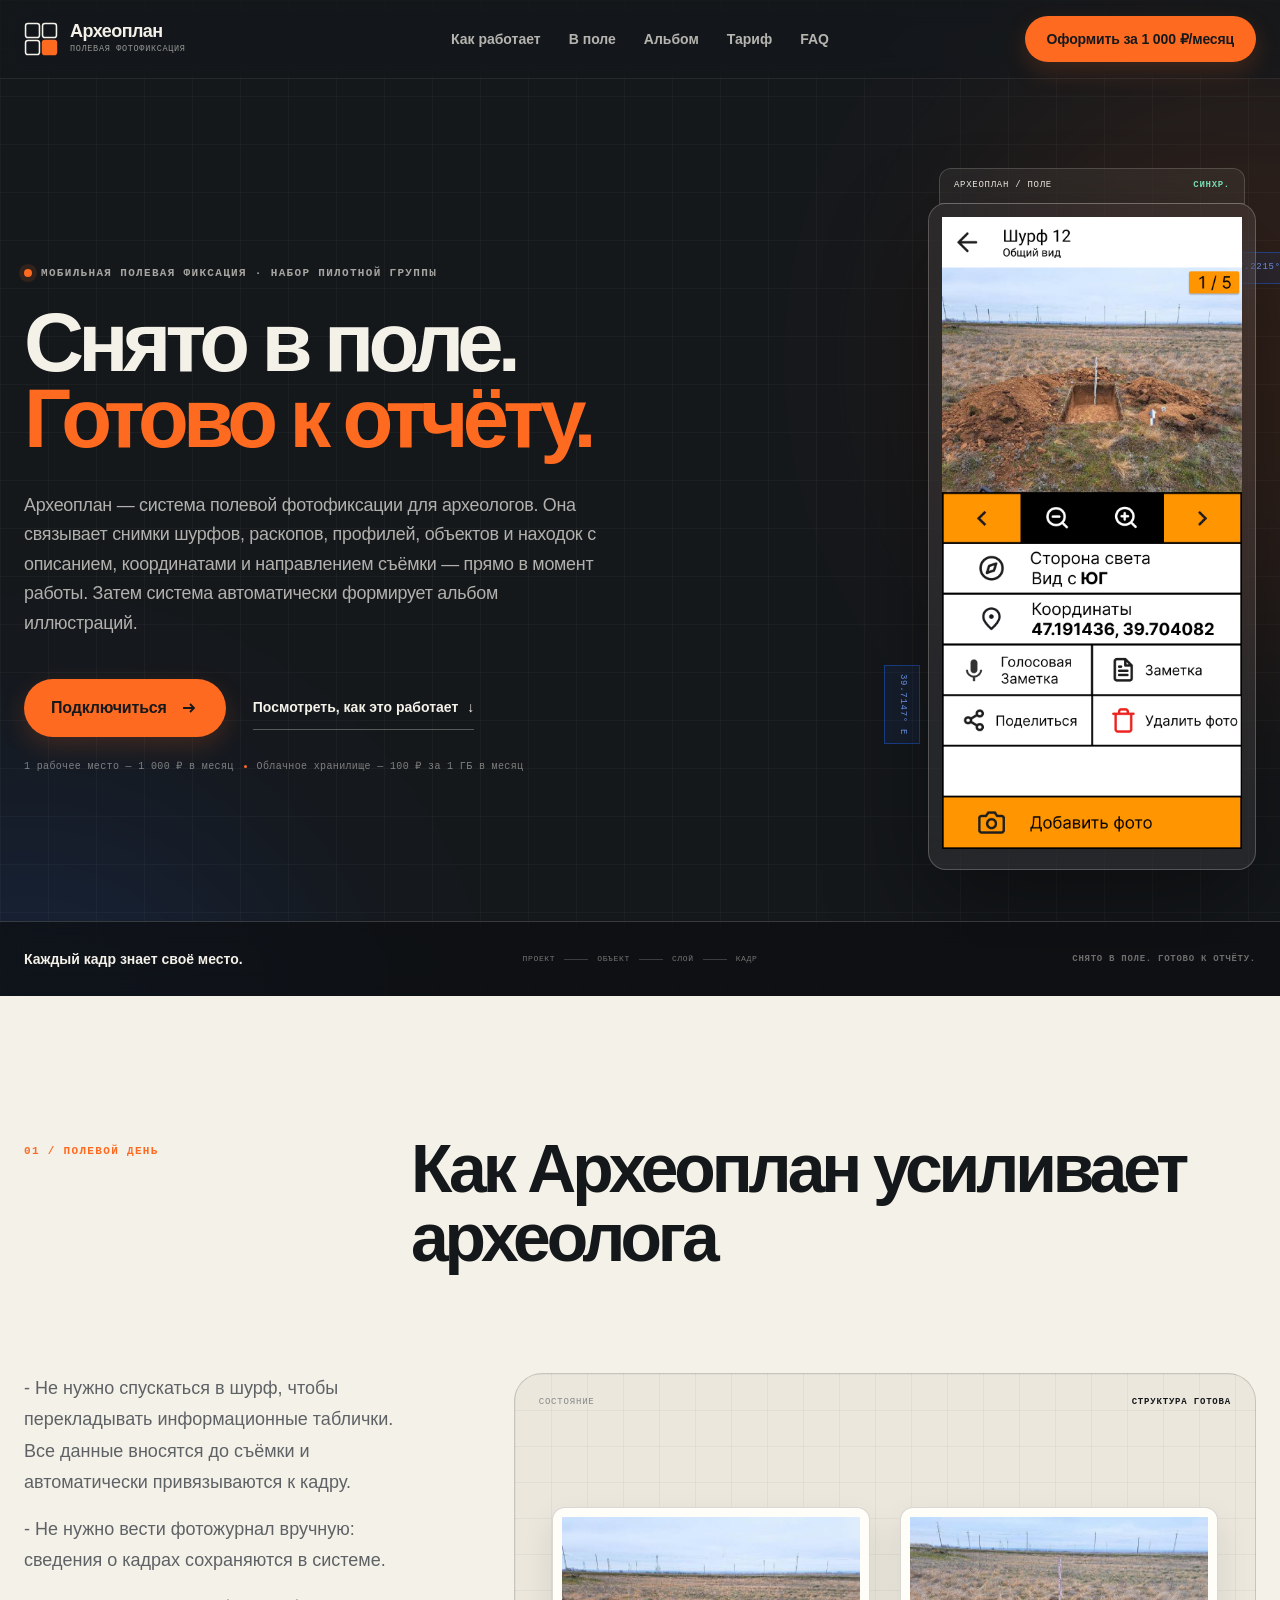
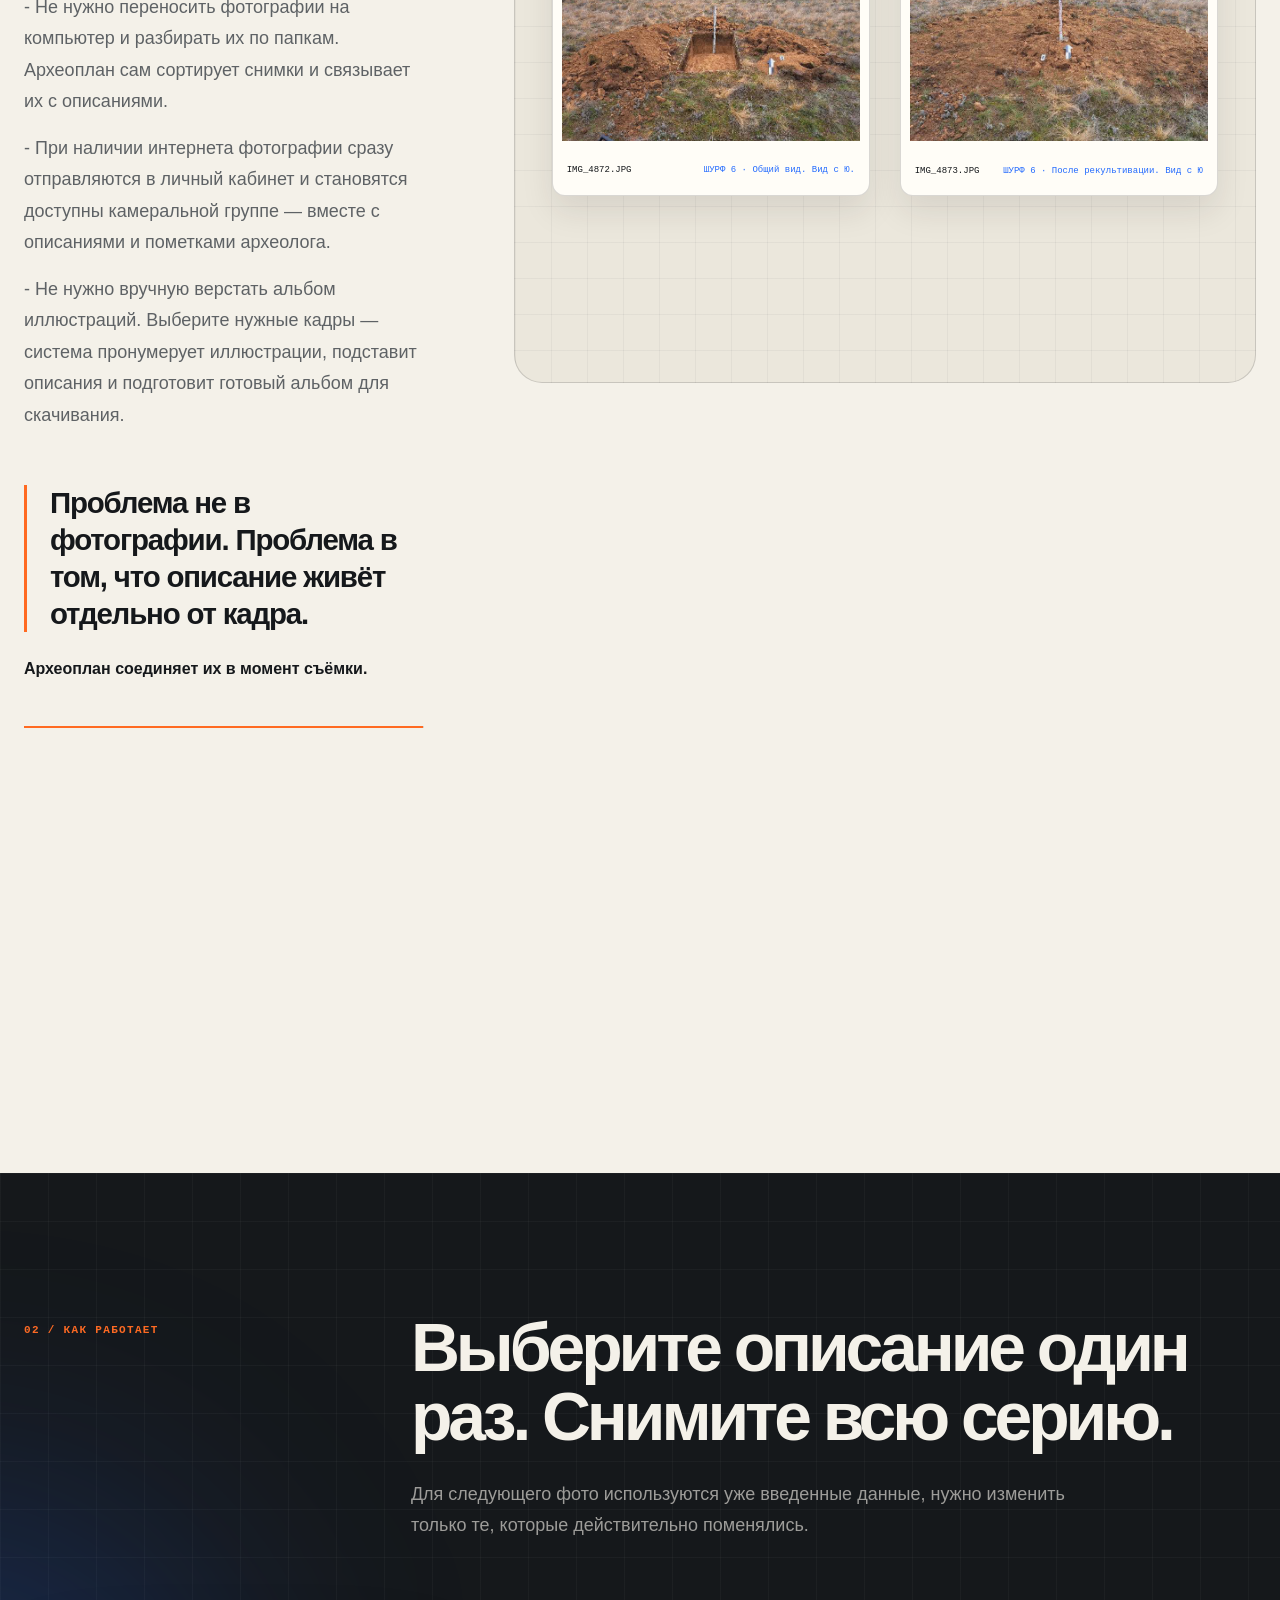
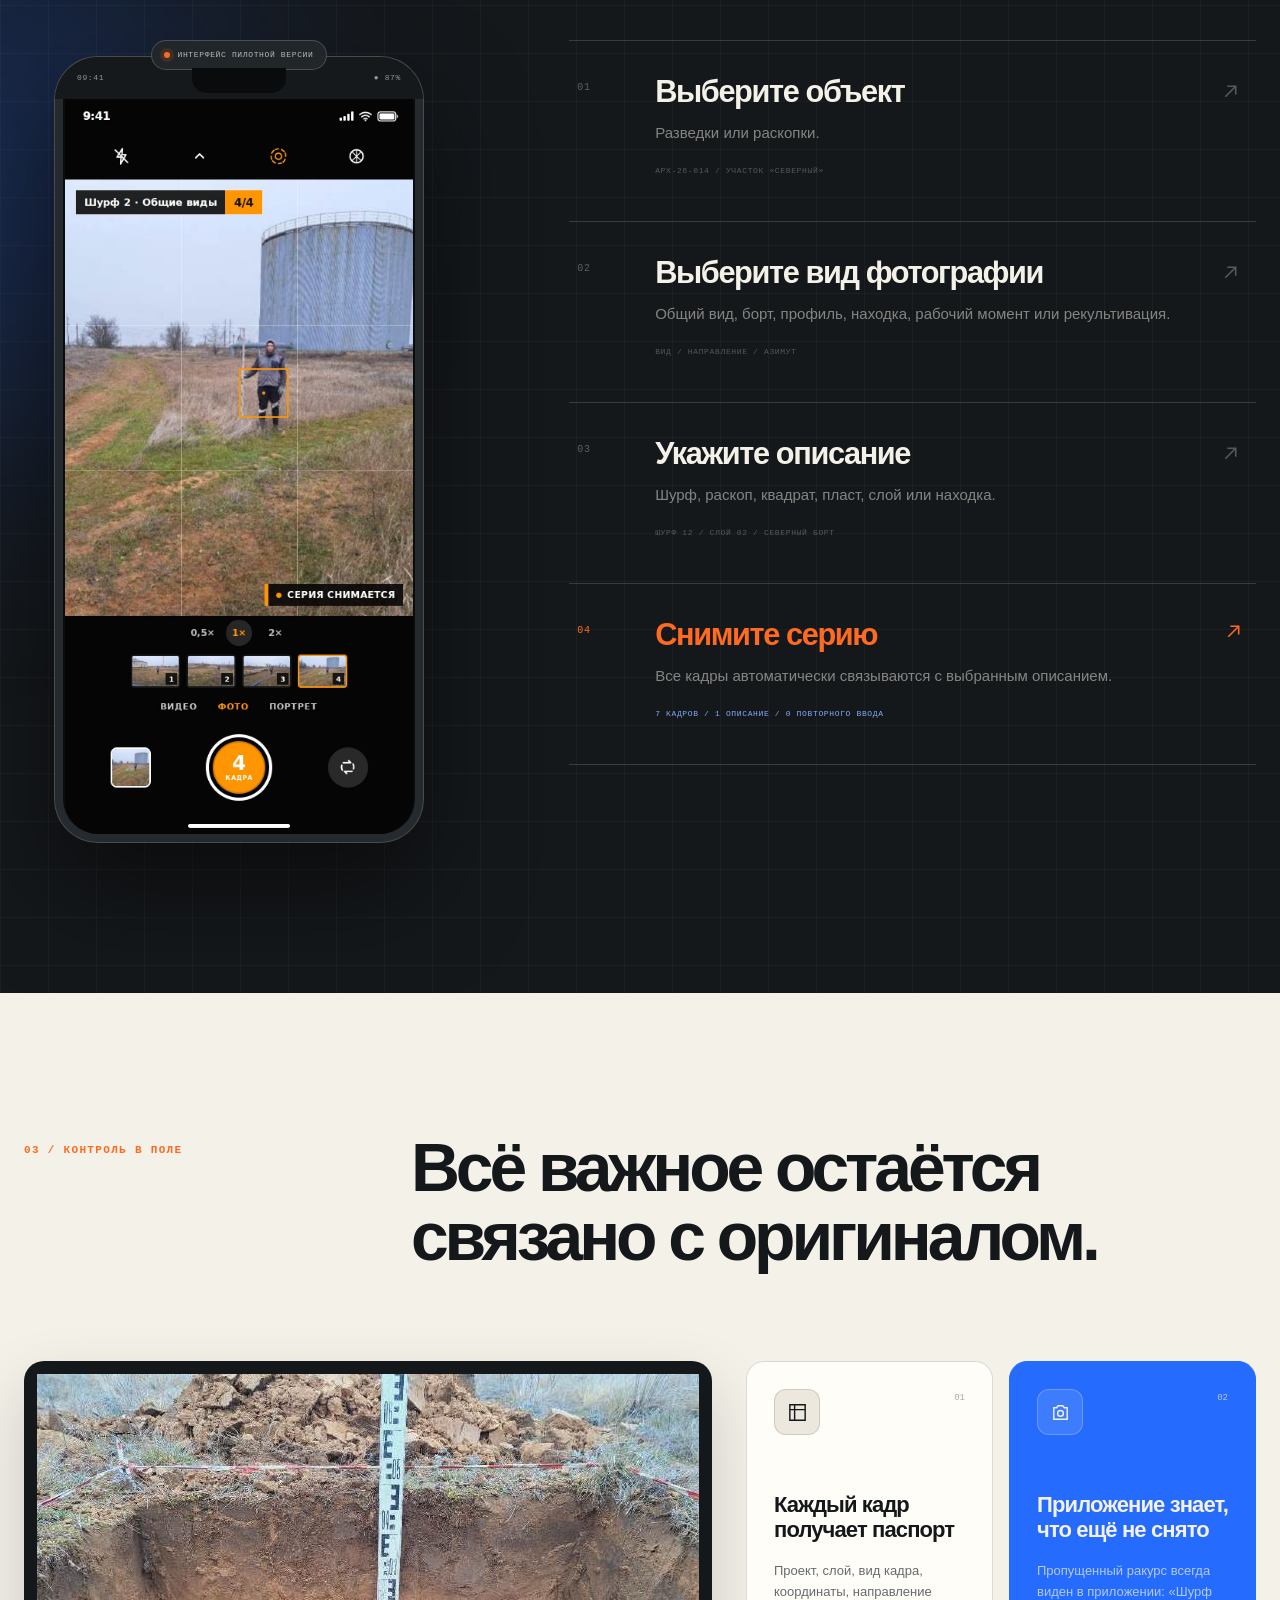
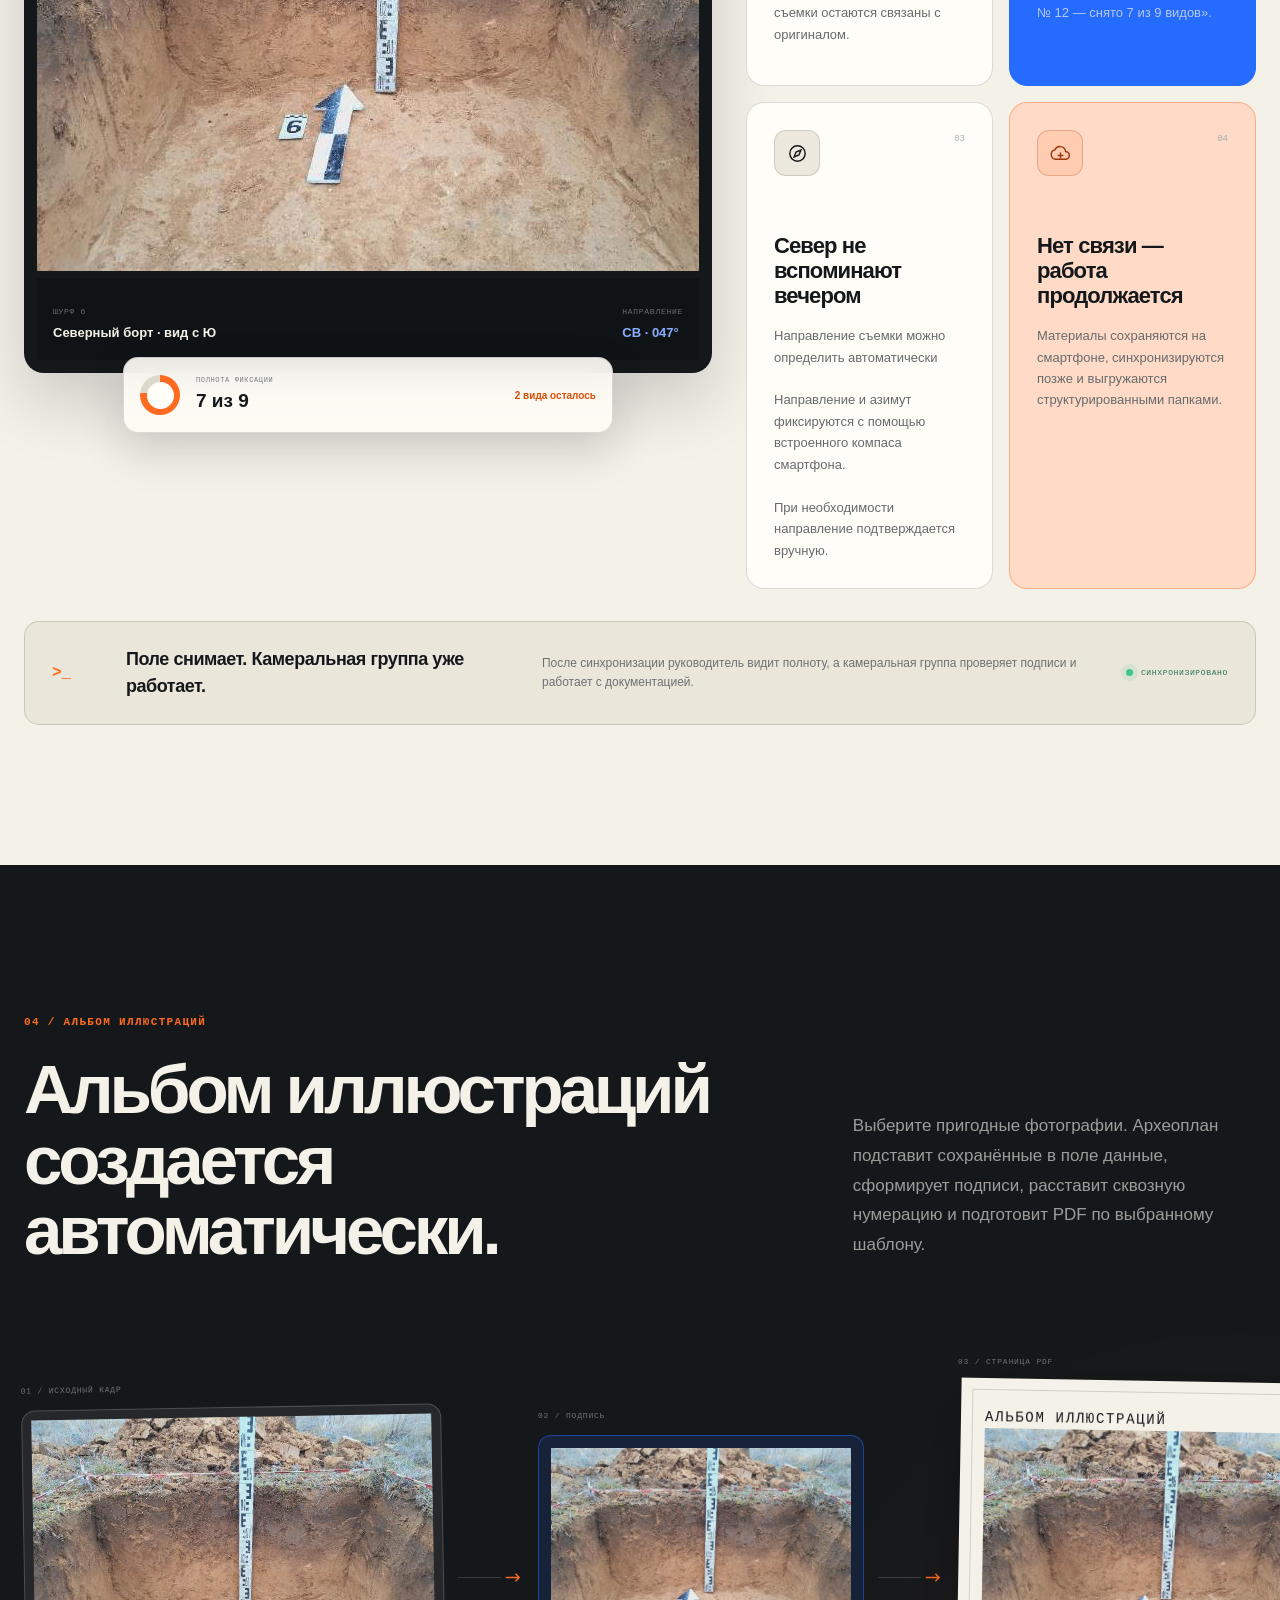
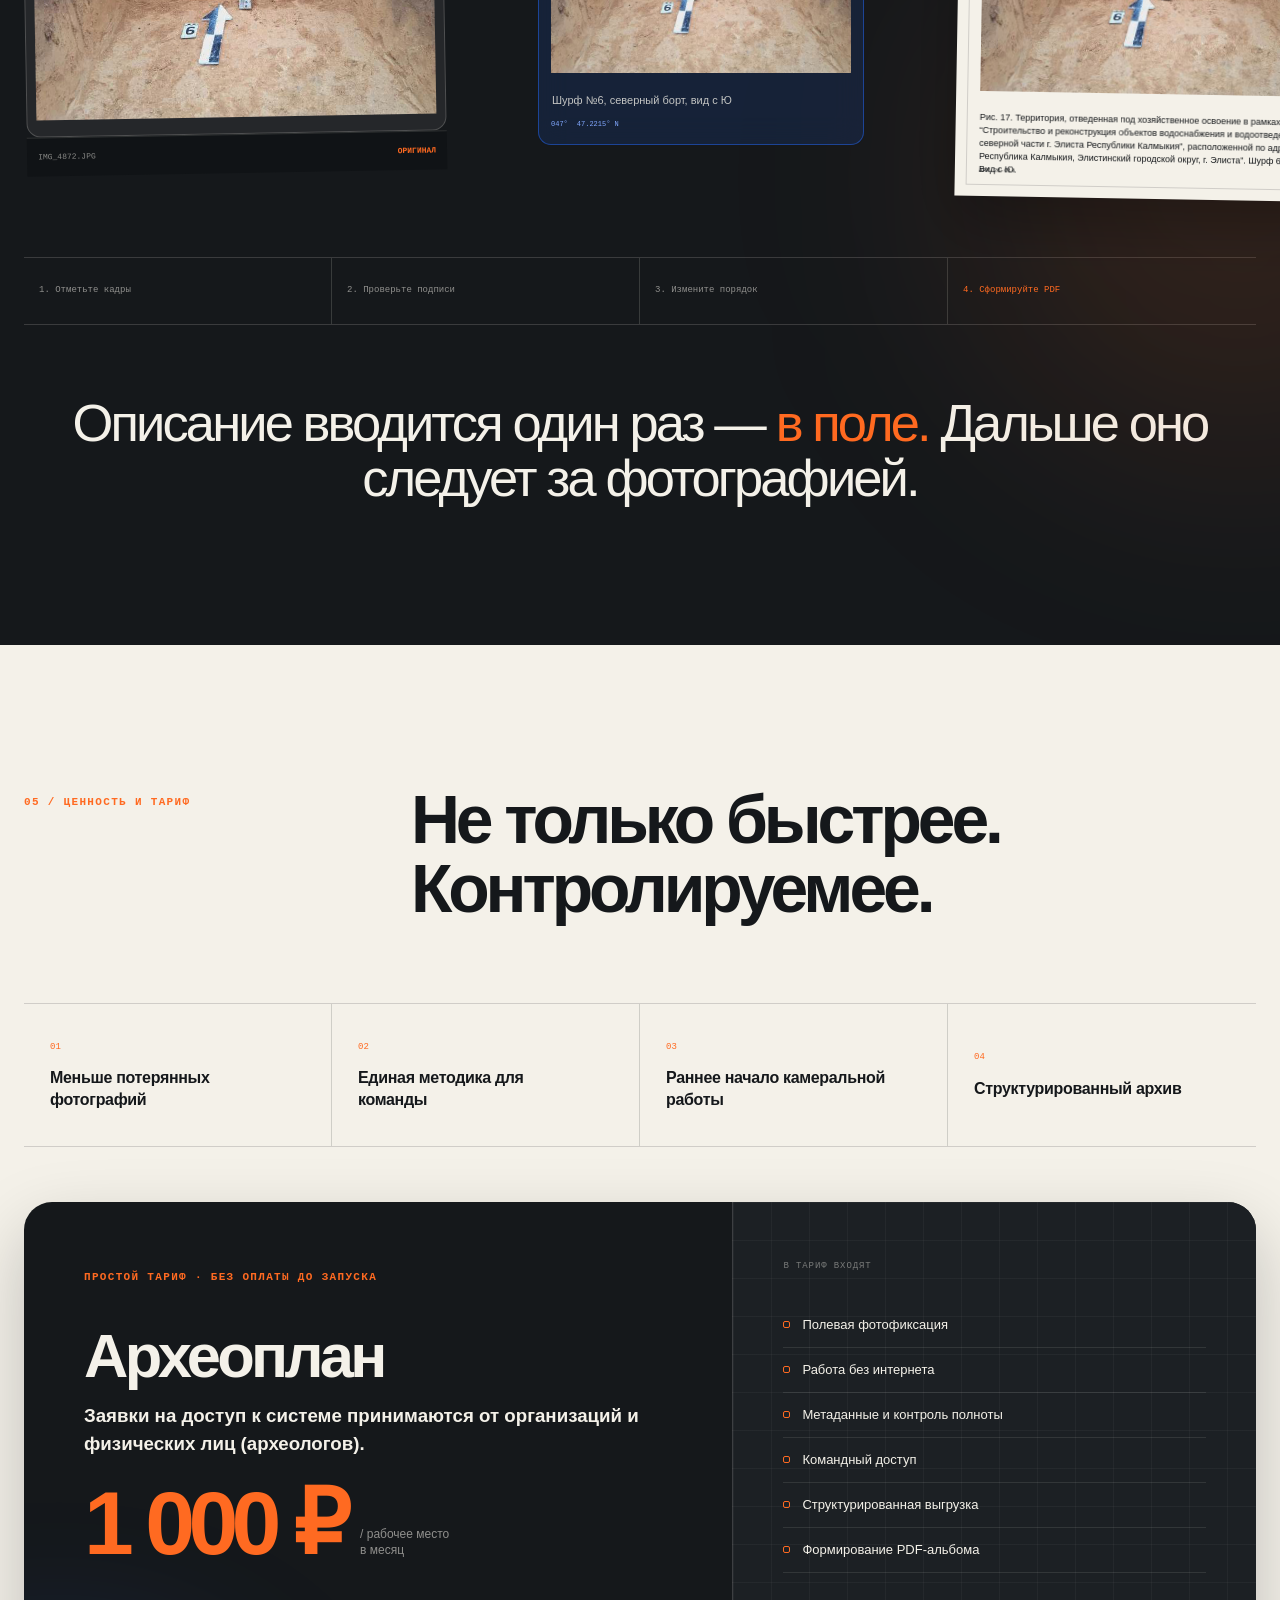
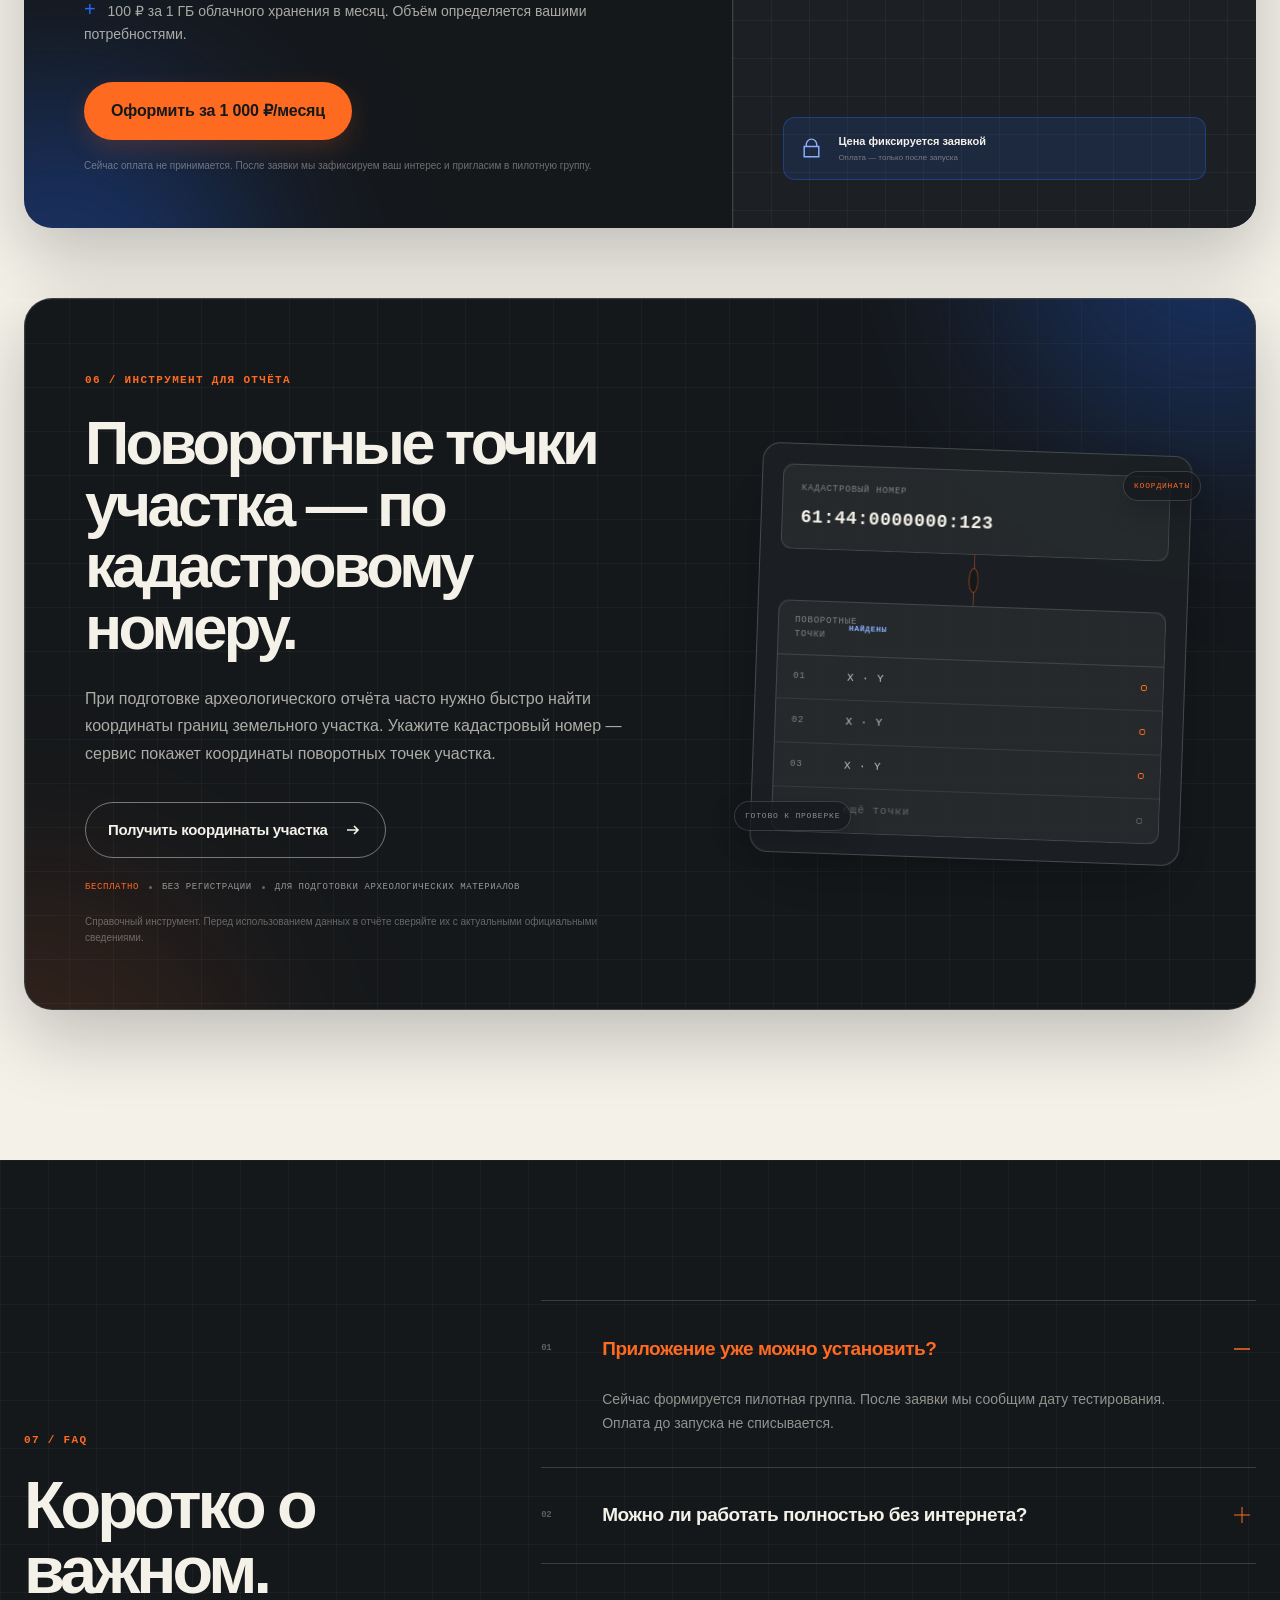
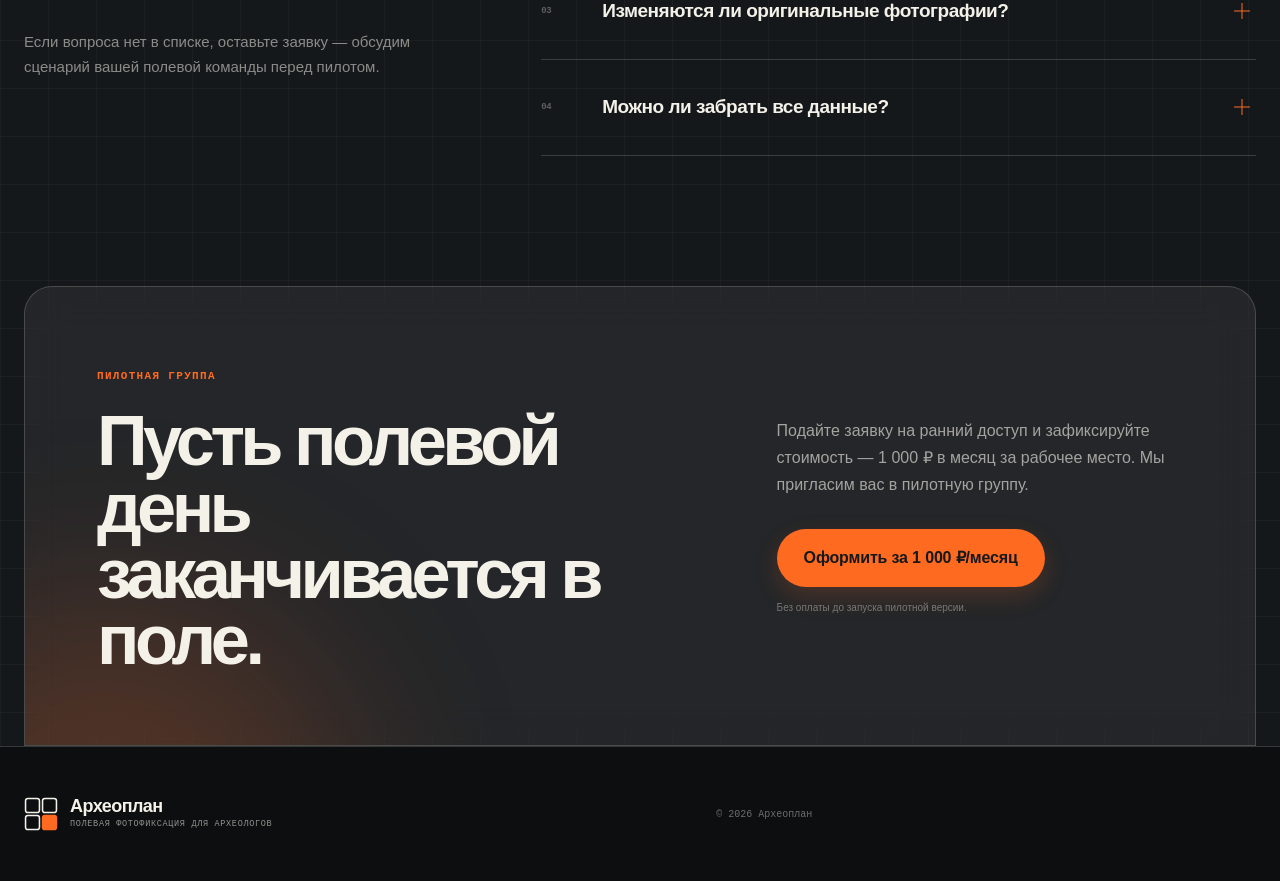
<file: index.html>
<!doctype html>
<html lang="ru">
<head>
  <meta charset="utf-8">
  <meta name="viewport" content="width=device-width, initial-scale=1">
  <meta name="theme-color" content="#15181B">
  <title>Археоплан — полевая фотофиксация для археологов</title>
  <meta name="description" content="Археоплан связывает полевые фотографии с описанием, координатами и направлением съёмки и помогает подготовить альбом иллюстраций.">
  <meta name="robots" content="index,follow">
  <meta property="og:type" content="website">
  <meta property="og:locale" content="ru_RU">
  <meta property="og:site_name" content="Археоплан">
  <meta property="og:title" content="Археоплан — полевая фотофиксация для археологов">
  <meta property="og:description" content="Археоплан связывает полевые фотографии с описанием, координатами и направлением съёмки и помогает подготовить альбом иллюстраций.">
  <meta property="og:image" content="assets/icons/og-archeoplan.svg">
  <link rel="icon" href="assets/icons/favicon.svg" type="image/svg+xml">
  <link rel="stylesheet" href="styles.css">
  <script type="application/ld+json">{"@context":"https://schema.org","@type":"SoftwareApplication","name":"Археоплан","description":"Система полевой фотофиксации, которая связывает фотографии с описанием, координатами и направлением съёмки.","inLanguage":"ru","offers":{"@type":"Offer","price":"1000","priceCurrency":"RUB","description":"Стоимость одного рабочего места в месяц после запуска."}}</script>
  <script src="script.js" defer></script>
  <!-- Yandex.Metrika counter -->
  <script type="text/javascript">
      (function(m,e,t,r,i,k,a){
          m[i]=m[i]||function(){(m[i].a=m[i].a||[]).push(arguments)};
          m[i].l=1*new Date();
          for (var j = 0; j < document.scripts.length; j++) {if (document.scripts[j].src === r) { return; }}
          k=e.createElement(t),a=e.getElementsByTagName(t)[0],k.async=1,k.src=r,a.parentNode.insertBefore(k,a)
      })(window, document,'script','https://mc.yandex.ru/metrika/tag.js?id=111494010', 'ym');

      ym(111494010, 'init', {ssr:true, webvisor:true, clickmap:true, ecommerce:"dataLayer", referrer: document.referrer, url: location.href, accurateTrackBounce:true, trackLinks:true});
  </script>
  <noscript><div><img src="https://mc.yandex.ru/watch/111494010" style="position:absolute; left:-9999px;" alt="" /></div></noscript>
  <!-- /Yandex.Metrika counter -->
</head>
<body>
<a class="skip-link" href="#main-content">К содержанию</a>

<header class="site-header" data-header>
  <div class="header-inner">
    <a class="brand" href="#top" aria-label="Археоплан — на главную">
      <svg class="brand-mark" viewBox="0 0 44 44" aria-hidden="true">
        <rect x="2" y="2" width="18" height="18" rx="3"></rect>
        <rect x="24" y="2" width="18" height="18" rx="3"></rect>
        <rect x="2" y="24" width="18" height="18" rx="3"></rect>
        <rect class="brand-mark-accent" x="24" y="24" width="18" height="18" rx="3"></rect>
      </svg>
      <span class="brand-copy">
        <strong>Археоплан</strong>
        <span>Полевая фотофиксация</span>
      </span>
    </a>

    <nav class="desktop-nav" aria-label="Основная навигация">
      <a href="#how-it-works">Как работает</a>
      <a href="#field-control">В поле</a>
      <a href="#album">Альбом</a>
      <a href="#pricing">Тариф</a>
      <a href="#faq">FAQ</a>
    </nav>

    <button class="header-cta button button--orange" type="button" data-open-interest data-analytics="cta_click">
      Оформить за 1 000 ₽/месяц
    </button>

    <button class="menu-toggle" type="button" aria-expanded="false" aria-controls="mobile-menu" aria-label="Открыть меню">
      <span></span><span></span>
    </button>
  </div>
  <nav class="mobile-menu" id="mobile-menu" aria-label="Мобильная навигация" hidden>
    <a href="#how-it-works">Как работает</a>
    <a href="#field-control">В поле</a>
    <a href="#album">Альбом</a>
    <a href="#pricing">Тариф</a>
    <a href="#faq">FAQ</a>
  </nav>
</header>

<main id="main-content">
  <section class="hero section-dark coordinate-grid" id="top">
    <div class="hero-glow hero-glow--orange" aria-hidden="true"></div>
    <div class="hero-glow hero-glow--blue" aria-hidden="true"></div>
    <div class="container hero-grid">
      <div class="hero-copy" data-reveal>
        <p class="eyebrow"><span class="status-dot"></span> Мобильная полевая фиксация · Набор пилотной группы</p>
        <h1>Снято в поле.<br><span>Готово к отчёту.</span></h1>
        <p class="hero-lead">Археоплан — система полевой фотофиксации для археологов. Она связывает снимки шурфов, раскопов, профилей, объектов и находок с описанием, координатами и направлением съёмки — прямо в момент работы. Затем система автоматически формирует альбом иллюстраций. </p>
        <div class="hero-actions">
          <button class="button button--orange button--large" type="button" data-open-interest data-analytics="cta_click">
            Подключиться
            <svg viewBox="0 0 20 20" aria-hidden="true"><path d="M4 10h11M11 6l4 4-4 4"></path></svg>
          </button>
          <a class="text-link" href="#problem">Посмотреть, как это работает <span aria-hidden="true">↓</span></a>
        </div>
        <p class="price-note">1 рабочее место — 1 000 ₽ в месяц <i></i> Облачное хранилище — 100 ₽ за 1 ГБ в месяц</p>
      </div>

      <div class="hero-visual" data-parallax-card data-reveal>
        <div class="device-label"><span>АРХЕОПЛАН / ПОЛЕ</span><strong>СИНХР.</strong></div>
        <figure class="photo-frame photo-frame--hero" data-photo-slot="PHOTO-01">
          <img src="assets/images/Блок 0 фото 1.jpg" style="max-width: 300px;">
        </figure>
        <div class="coordinate-tag coordinate-tag--top">47.2215° N</div>
        <div class="coordinate-tag coordinate-tag--side">39.7147° E</div>
      </div>
    </div>
    <div class="hero-manifest">
      <div class="container manifest-inner">
        <p>Каждый кадр знает своё место.</p>
        <div class="manifest-path"><span>ПРОЕКТ</span><i></i><span>ОБЪЕКТ</span><i></i><span>СЛОЙ</span><i></i><span>КАДР</span></div>
        <strong>Снято в поле. Готово к отчёту.</strong>
      </div>
    </div>
  </section>

  <section class="problem section-light" id="problem" data-story>
    <div class="container section-heading" data-reveal>
      <p class="section-index">01 / ПОЛЕВОЙ ДЕНЬ</p>
      <h2>Как Археоплан усиливает археолога</h2>
    </div>
    <div class="container story-layout">
      <div class="story-copy">
        <p>- Не нужно спускаться в шурф, чтобы перекладывать информационные таблички. Все данные вносятся до съёмки и автоматически привязываются к кадру.</p>
        <p>- Не нужно вести фотожурнал вручную: сведения о кадрах сохраняются в системе.</p>
        <p>- Не нужно переносить фотографии на компьютер и разбирать их по папкам. Археоплан сам сортирует снимки и связывает их с описаниями.</p>
        <p>- При наличии интернета фотографии сразу отправляются в личный кабинет и становятся доступны камеральной группе — вместе с описаниями и пометками археолога.</p>
        <p>- Не нужно вручную верстать альбом иллюстраций. Выберите нужные кадры — система пронумерует иллюстрации, подставит описания и подготовит готовый альбом для скачивания.</p>
        <blockquote>Проблема не в фотографии. Проблема в том, что описание живёт отдельно от кадра.</blockquote>
        <p class="story-resolution">Археоплан соединяет их в момент съёмки.</p>
        <div class="story-progress" aria-hidden="true"><span></span></div>
      </div>
      <div class="story-stage" aria-label="Переход от хаотичных фотографий к структурированной фотофиксации">
        <div class="story-status"><span>СОСТОЯНИЕ</span><strong data-story-label>НЕРАЗОБРАННОЕ</strong></div>
        <figure class="chaos-card chaos-card--one" data-photo-slot="PHOTO-02">
          <img src="assets/images/блок 01 фото 1.jpg" style="width: 100%;">
          <figcaption><span class="filename">IMG_4872.JPG</span><span class="metadata">ШУРФ 6 · Общий вид. Вид с Ю.</span></figcaption>
        </figure>
        <figure class="chaos-card chaos-card--two" data-photo-slot="PHOTO-03">
          <img src="assets/images/блок 01 фото 2.jpg" style="width: 100%;">
          <figcaption><span class="filename">IMG_4873.JPG</span><span class="metadata">ШУРФ 6 · После рекультивации. Вид с Ю</span></figcaption>
        </figure>
        <div class="metadata-cloud" aria-hidden="true" style="display: none;">
          <span>СЛОЙ 02</span><span>СЕВЕРНЫЙ БОРТ</span><span>047°</span>
        </div>
      </div>
      <div class="story-triggers" aria-hidden="true">
        <span data-story-step="0"></span><span data-story-step="1"></span><span data-story-step="2"></span>
      </div>
    </div>
  </section>

  <section class="workflow section-dark coordinate-grid" id="how-it-works">
    <div class="container section-heading section-heading--dark" data-reveal>
      <p class="section-index">02 / КАК РАБОТАЕТ</p>
      <div>
        <h2>Выберите описание один раз. Снимите всю серию.</h2>
        <p class="section-lead">Для следующего фото используются уже введенные данные, нужно изменить только те, которые действительно поменялись.</p>
      </div>
    </div>

    <div class="container workflow-layout">
      <div class="phone-column">
        <div class="pilot-badge"><span></span> Интерфейс пилотной версии</div>
        <div class="phone-mockup" aria-live="polite">
          <div class="phone-topbar"><span>09:41</span><span>АРХЕОПЛАН</span><span>● 87%</span></div>
          <div class="phone-screen">
            <div class="phone-fields" data-phone-fields style="padding-top: 0;">
              <div><span>ПРОЕКТ</span><strong>АРХ-26-014</strong></div>
              <div><span>ОБЪЕКТ</span><strong>Участок «Северный»</strong></div>
              <div><span>СТАТУС</span><strong class="phone-accent">ВЫБРАНО</strong></div>
            </div>
          </div>
          <div class="phone-homebar" style="display: none;"></div>
        </div>
      </div>

      <ol class="workflow-steps">
        <li class="workflow-step is-active" data-workflow-step="0">
          <button class="step-select" type="button">
            <span class="step-number">01</span>
            <span class="step-body"><strong>Выберите объект</strong><span>Разведки или раскопки.</span><small>АРХ-26-014 / УЧАСТОК «СЕВЕРНЫЙ»</small></span>
            <svg viewBox="0 0 24 24" aria-hidden="true"><path d="M7 17 17 7M9 7h8v8"></path></svg>
          </button>
        </li>
        <li class="workflow-step" data-workflow-step="1">
          <button class="step-select" type="button">
            <span class="step-number">02</span>
            <span class="step-body"><strong>Выберите вид фотографии</strong><span>Общий вид, борт, профиль, находка, рабочий момент или рекультивация.</span><small>ВИД / НАПРАВЛЕНИЕ / АЗИМУТ</small></span>
            <svg viewBox="0 0 24 24" aria-hidden="true"><path d="M7 17 17 7M9 7h8v8"></path></svg>
          </button>
        </li>
        <li class="workflow-step" data-workflow-step="2">
          <button class="step-select" type="button">
            <span class="step-number">03</span>
            <span class="step-body"><strong>Укажите описание</strong><span>Шурф, раскоп, квадрат, пласт, слой или находка.</span><small>ШУРФ 12 / СЛОЙ 02 / СЕВЕРНЫЙ БОРТ</small></span>
            <svg viewBox="0 0 24 24" aria-hidden="true"><path d="M7 17 17 7M9 7h8v8"></path></svg>
          </button>
        </li>
        <li class="workflow-step" data-workflow-step="3">
          <button class="step-select" type="button">
            <span class="step-number">04</span>
            <span class="step-body"><strong>Снимите серию</strong><span>Все кадры автоматически связываются с выбранным описанием.</span><small>7 КАДРОВ / 1 ОПИСАНИЕ / 0 ПОВТОРНОГО ВВОДА</small></span>
            <svg viewBox="0 0 24 24" aria-hidden="true"><path d="M7 17 17 7M9 7h8v8"></path></svg>
          </button>
        </li>
      </ol>
    </div>
  </section>

  <section class="field-control section-light" id="field-control">
    <div class="container section-heading" data-reveal>
      <p class="section-index">03 / КОНТРОЛЬ В ПОЛЕ</p>
      <h2>Всё важное остаётся связано с оригиналом.</h2>
    </div>

    <div class="container field-layout">
      <div class="field-photo-wrap" data-reveal>
        <figure class="photo-frame photo-frame--field" data-photo-slot="PHOTO-04">
	        <img src="assets/images/Блок 4.jpg">
          <figcaption class="field-caption">
            <div><span>ШУРФ 6</span><strong>Cеверный борт · вид с Ю</strong></div>
            <div class="field-direction"><span>НАПРАВЛЕНИЕ</span><strong>СВ · 047°</strong></div>
          </figcaption>
        </figure>
        <div class="field-status-card">
          <span class="field-status-icon"></span>
          <div><small>ПОЛНОТА ФИКСАЦИИ</small><strong>7 из 9</strong></div>
          <span class="field-status-tail">2 вида осталось</span>
        </div>
      </div>

      <div class="feature-grid">
        <article class="feature-card" data-reveal>
          <div class="feature-icon">
            <svg viewBox="0 0 24 24" aria-hidden="true"><path d="M4 4h16v16H4zM4 9h16M9 4v16"></path></svg>
          </div>
          <span class="feature-no">01</span>
          <h3>Каждый кадр получает паспорт</h3>
          <p>Проект, слой, вид кадра, координаты, направление съемки остаются связаны с оригиналом.</p>
        </article>
        <article class="feature-card feature-card--blue" data-reveal>
          <div class="feature-icon">
            <svg viewBox="0 0 24 24" aria-hidden="true"><path d="M5 7h3l1.5-2h5L16 7h3v12H5zM12 10a3 3 0 1 0 0 6 3 3 0 0 0 0-6z"></path></svg>
          </div>
          <span class="feature-no">02</span>
          <h3>Приложение знает, что ещё не снято</h3>
          <p>Пропущенный ракурс всегда виден в приложении: «Шурф № 12 — снято 7 из 9 видов».</p>
        </article>
        <article class="feature-card" data-reveal>
          <div class="feature-icon">
            <svg viewBox="0 0 24 24" aria-hidden="true"><circle cx="12" cy="12" r="8"></circle><path d="m15.5 8.5-2 5-5 2 2-5z"></path></svg>
          </div>
          <span class="feature-no">03</span>
          <h3>Север не вспоминают вечером</h3>
          <p>Направление съемки можно определить автоматически<br><br>Направление и азимут фиксируются с помощью встроенного компаса смартфона.<br><br>При необходимости направление подтверждается вручную.</p>
        </article>
        <article class="feature-card feature-card--orange" data-reveal>
          <div class="feature-icon">
            <svg viewBox="0 0 24 24" aria-hidden="true"><path d="M7 18h10a4 4 0 0 0 .4-8A6 6 0 0 0 6 8.2 5 5 0 0 0 7 18zM9 14h6M12 11v6"></path></svg>
          </div>
          <span class="feature-no">04</span>
          <h3>Нет связи — работа продолжается</h3>
          <p>Материалы сохраняются на смартфоне, синхронизируются позже и выгружаются структурированными папками.</p>
        </article>
      </div>
    </div>

    <div class="container command-strip" data-reveal>
      <span class="command-prompt">&gt;_</span>
      <strong>Поле снимает. Камеральная группа уже работает.</strong>
      <p>После синхронизации руководитель видит полноту, а камеральная группа проверяет подписи и работает с документацией.</p>
      <span class="command-status"><i></i> СИНХРОНИЗИРОВАНО</span>
    </div>
  </section>

  <section class="album section-dark" id="album" data-album-transform>
    <div class="container album-heading" data-reveal>
      <div>
        <p class="section-index">04 / АЛЬБОМ ИЛЛЮСТРАЦИЙ</p>
        <h2>Альбом иллюстраций создается автоматически.</h2>
      </div>
      <p>Выберите пригодные фотографии. Археоплан подставит сохранённые в поле данные, сформирует подписи, расставит сквозную нумерацию и подготовит PDF по выбранному шаблону.</p>
    </div>

    <div class="container album-journey" data-reveal>
      <article class="album-state album-state--source">
        <span class="state-label">01 / ИСХОДНЫЙ КАДР</span>
        <figure class="album-photo" data-photo-slot="PHOTO-05">
          <img src="assets/images/Блок 4.jpg" style="max-width: 400px">
        </figure>
        <div class="album-file"><span>IMG_4872.JPG</span><strong>ОРИГИНАЛ</strong></div>
      </article>
      <div class="album-arrow" aria-hidden="true"><span></span><svg viewBox="0 0 24 24"><path d="M5 12h14M15 8l4 4-4 4"></path></svg></div>
      <article class="album-state album-state--caption">
        <span class="state-label">02 / ПОДПИСЬ</span>
        <div class="caption-card">
          <img src="assets/images/Блок 4.jpg"  style="max-width: 300px">
          <p>Шурф №6, северный борт, вид с Ю</p>
          <div><span>047°</span><span>47.2215° N</span></div>
        </div>
      </article>
      <div class="album-arrow" aria-hidden="true"><span></span><svg viewBox="0 0 24 24"><path d="M5 12h14M15 8l4 4-4 4"></path></svg></div>
      <article class="album-state album-state--pdf">
        <span class="state-label">03 / СТРАНИЦА PDF</span>
        <div class="pdf-page">
          <small style="font-size: 14px;">АЛЬБОМ ИЛЛЮСТРАЦИЙ</small>
          <span class="pdf-number">17</span>
          <img src="assets/images/Блок 4.jpg"  style="max-width: 350px">
          <p>Рис. 17. Территория, отведенная под хозяйственное освоение в рамках проекта:
          “Строительство и реконструкция объектов водоснабжения и водоотведения в
          северной части г. Элиста Республики Калмыкия”, расположенной по адресу:
          Республика Калмыкия, Элистинский городской округ, г. Элиста”. Шурф 6. С
          борт. Вид с Ю.</p>
          <footer><span>АРХ-26-014</span><span>12 / 48</span></footer>
        </div>
      </article>
    </div>

    <div class="container album-steps">
      <span>1. Отметьте кадры</span><span>2. Проверьте подписи</span><span>3. Измените порядок</span><span>4. Сформируйте PDF</span>
    </div>
    <div class="container album-statement" data-reveal>Описание вводится один раз — <em>в поле.</em> Дальше оно следует за фотографией.</div>
  </section>

  <section class="pricing section-light" id="pricing">
    <div class="container section-heading" data-reveal>
      <p class="section-index">05 / ЦЕННОСТЬ И ТАРИФ</p>
      <h2>Не только быстрее. Контролируемее.</h2>
    </div>
    <div class="container benefit-row" data-reveal>
      <div><span>01</span><strong>Меньше потерянных фотографий</strong></div>
      <div><span>02</span><strong>Единая методика для команды</strong></div>
      <div><span>03</span><strong>Раннее начало камеральной работы</strong></div>
      <div><span>04</span><strong>Структурированный архив</strong></div>
    </div>

    <div class="container pricing-card" data-reveal>
      <div class="pricing-main">
        <p class="section-index section-index--light">ПРОСТОЙ ТАРИФ · БЕЗ ОПЛАТЫ ДО ЗАПУСКА</p>
        <h2>Археоплан</h2>
        <h3 style="margin-top: 0px;">Заявки на доступ к системе принимаются от организаций и физических лиц (археологов).</h3>
        <div class="price-line"><strong>1 000 ₽</strong><span>/ рабочее место<br>в месяц</span></div>
        <p class="storage-price"><span>+</span> 100 ₽ за 1 ГБ облачного хранения в месяц. Объём определяется вашими потребностями. </p>
        <button class="button button--orange button--large" type="button" data-open-interest data-analytics="cta_click">Оформить за 1 000 ₽/месяц</button>
        <small>Сейчас оплата не принимается. После заявки мы зафиксируем ваш интерес и пригласим в пилотную группу.</small>
      </div>
      <div class="pricing-includes">
        <span>В ТАРИФ ВХОДЯТ</span>
        <ul>
          <li>Полевая фотофиксация</li>
          <li>Работа без интернета</li>
          <li>Метаданные и контроль полноты</li>
          <li>Командный доступ</li>
          <li>Структурированная выгрузка</li>
          <li>Формирование PDF-альбома</li>
        </ul>
        <div class="pilot-lock"><svg viewBox="0 0 24 24" aria-hidden="true"><path d="M7 10V8a5 5 0 0 1 10 0v2M5 10h14v10H5z"></path></svg><span><strong>Цена фиксируется заявкой</strong><small>Оплата — только после запуска</small></span></div>
      </div>
    </div>
  </section>

  <section class="coordinates-tool section-light" id="coordinates-tool">
    <div class="container coordinates-tool-card" data-reveal>
      <div class="coordinates-tool-copy">
        <p class="section-index">06 / ИНСТРУМЕНТ ДЛЯ ОТЧЁТА</p>
        <h2>Поворотные точки участка — по кадастровому номеру.</h2>
        <p>При подготовке археологического отчёта часто нужно быстро найти координаты границ земельного участка. Укажите кадастровый номер — сервис покажет координаты поворотных точек участка.</p>
        <a class="coordinates-tool-link" href="coordinates/index.html" data-coordinate-tool>
          Получить координаты участка
          <svg viewBox="0 0 20 20" aria-hidden="true"><path d="M4 10h11M11 6l4 4-4 4"></path></svg>
        </a>
        <p class="coordinates-tool-meta"><span>Бесплатно</span><i></i><span>Без регистрации</span><i></i><span>Для подготовки археологических материалов</span></p>
        <p class="coordinates-tool-note">Справочный инструмент. Перед использованием данных в отчёте сверяйте их с актуальными официальными сведениями.</p>
      </div>

      <div class="coordinates-tool-visual" aria-hidden="true">
        <div class="coordinates-tool-screen" data-parallax-card data-parallax-tilt="4">
          <div class="coordinates-tool-input">
            <span>КАДАСТРОВЫЙ НОМЕР</span>
            <strong>61:44:0000000:123</strong>
          </div>
          <div class="coordinates-tool-flow">
            <i></i>
            <svg viewBox="0 0 24 24"><path d="M5 12h14M15 8l4 4-4 4"></path></svg>
          </div>
          <div class="coordinates-tool-result">
            <div class="coordinates-tool-result-head"><span>ПОВОРОТНЫЕ ТОЧКИ</span><strong>НАЙДЕНЫ</strong></div>
            <div class="coordinates-tool-row"><span>01</span><b>X · Y</b><i></i></div>
            <div class="coordinates-tool-row"><span>02</span><b>X · Y</b><i></i></div>
            <div class="coordinates-tool-row"><span>03</span><b>X · Y</b><i></i></div>
            <div class="coordinates-tool-row coordinates-tool-row--muted"><span>...</span><b>ещё точки</b><i></i></div>
          </div>
        </div>
        <span class="coordinates-tool-tag coordinates-tool-tag--top">КООРДИНАТЫ</span>
        <span class="coordinates-tool-tag coordinates-tool-tag--bottom">ГОТОВО К ПРОВЕРКЕ</span>
      </div>
    </div>
  </section>

  <section class="faq-final section-dark coordinate-grid" id="faq">
    <div class="container faq-layout">
      <div class="faq-heading" data-reveal>
        <p class="section-index">07 / FAQ</p>
        <h2>Коротко о важном.</h2>
        <p>Если вопроса нет в списке, оставьте заявку — обсудим сценарий вашей полевой команды перед пилотом.</p>
      </div>
      <div class="faq-list" data-reveal>
        <details open>
          <summary><span>01</span> Приложение уже можно установить?<i></i></summary>
          <p>Сейчас формируется пилотная группа. После заявки мы сообщим дату тестирования. Оплата до запуска не списывается.</p>
        </details>
        <details>
          <summary><span>02</span> Можно ли работать полностью без интернета?<i></i></summary>
          <p>Да. Материалы сохраняются на смартфоне, затем синхронизируются или выгружаются структурированными папками.</p>
        </details>
        <details>
          <summary><span>03</span> Изменяются ли оригинальные фотографии?<i></i></summary>
          <p>Нет. Подписи, рамки и направление создаются на отдельной производной копии.</p>
        </details>
        <details>
          <summary><span>04</span> Можно ли забрать все данные?<i></i></summary>
          <p>Да. Проект выгружается с оригиналами, описаниями, метаданными и структурой папок.</p>
        </details>
      </div>
    </div>

    <div class="container final-cta" data-reveal>
      <div>
        <p class="section-index">ПИЛОТНАЯ ГРУППА</p>
        <h2>Пусть полевой день заканчивается в поле.</h2>
      </div>
      <div class="final-cta-copy">
        <p>Подайте заявку на ранний доступ и зафиксируйте стоимость — 1 000 ₽ в месяц за рабочее место. Мы пригласим вас в пилотную группу.</p>
        <button class="button button--orange button--large" type="button" data-open-interest data-analytics="cta_click">Оформить за 1 000 ₽/месяц</button>
        <small>Без оплаты до запуска пилотной версии.</small>
      </div>
    </div>
  </section>
</main>

<footer class="site-footer">
  <div class="container footer-inner">
    <a class="brand brand--footer" href="#top">
      <svg class="brand-mark" viewBox="0 0 44 44" aria-hidden="true">
        <rect x="2" y="2" width="18" height="18" rx="3"></rect><rect x="24" y="2" width="18" height="18" rx="3"></rect>
        <rect x="2" y="24" width="18" height="18" rx="3"></rect><rect class="brand-mark-accent" x="24" y="24" width="18" height="18" rx="3"></rect>
      </svg>
      <span class="brand-copy"><strong>Археоплан</strong><span>Полевая фотофиксация для археологов</span></span>
    </a>
    <p>© <span data-current-year>2026</span> Археоплан</p>
    <nav class="legal-links" aria-label="Юридическая информация" hidden></nav>
  </div>
</footer>

<button class="mobile-fixed-cta" type="button" data-open-interest data-analytics="cta_click">Оформить за 1 000 ₽/месяц</button>

<dialog class="interest-dialog" id="interest-dialog" aria-labelledby="dialog-title">
  <div class="dialog-shell">
    <button class="dialog-close" type="button" data-dialog-close aria-label="Закрыть форму">
      <svg viewBox="0 0 24 24" aria-hidden="true"><path d="m6 6 12 12M18 6 6 18"></path></svg>
    </button>
    <div class="dialog-intro">
      <p class="section-index">ПИЛОТНЫЙ ДОСТУП</p>
      <h2 id="dialog-title">Зафиксировать цену 1 000 ₽ в месяц</h2>
      <p>Археоплан готовится к пилотному запуску. Сейчас мы не принимаем оплату. Оставьте заявку, если готовы подключить приложение после проверки пилотной версии и заявленных функций.</p>
    </div>
    <form class="interest-form" id="interest-form" novalidate>
      <div class="form-grid">
        <label class="field">
          <span>Имя <b aria-hidden="true">*</b></span>
          <input name="name" type="text" autocomplete="name" required aria-describedby="error-name">
          <small class="field-error" id="error-name"></small>
        </label>
        <label class="field">
          <span>Организация</span>
          <input name="organization" type="text" autocomplete="organization" aria-describedby="error-organization">
          <small class="field-error" id="error-organization"></small>
        </label>
        <label class="field">
          <span>Должность</span>
          <input name="role" type="text" autocomplete="organization-title" aria-describedby="error-role">
          <small class="field-error" id="error-role"></small>
        </label>
        <label class="field">
          <span>Телефон или email <b aria-hidden="true">*</b></span>
          <input name="contact" type="text" autocomplete="email" inputmode="email" required aria-describedby="error-contact">
          <small class="field-error" id="error-contact"></small>
        </label>
        <label class="field field--full">
          <span>Количество рабочих мест <b aria-hidden="true">*</b></span>
          <input name="seats" type="number" min="1" max="999" inputmode="numeric" required aria-describedby="error-seats">
          <small class="field-error" id="error-seats"></small>
        </label>
      </div>
      <label class="consent-field">
        <input name="intent" type="checkbox" required aria-describedby="error-intent">
        <span class="check-box" aria-hidden="true"><svg viewBox="0 0 16 16"><path d="m3 8 3 3 7-7"></path></svg></span>
        <span>При наличии описанного функционала подтверждаю готовность рассмотреть подключение по цене 1 000 ₽ в месяц за рабочее место и 100 ₽ за 1 ГБ облачного хранения.</span>
      </label>
      <small class="field-error field-error--consent" id="error-intent"></small>
      <div class="form-legal" data-form-legal hidden></div>
      <button class="button button--orange button--large form-submit" type="submit" data-analytics="form_submit_success">
        Подтвердить интерес
      </button>
      <p class="form-status" role="status" aria-live="polite"></p>
    </form>
  </div>
</dialog>

</body>
</html>
</file>
<file: styles.css>
:root {
  --charcoal: #15181b;
  --charcoal-2: #1c2024;
  --charcoal-3: #272c31;
  --limestone: #f4f1e9;
  --paper: #fffdf7;
  --orange: #ff6a21;
  --orange-dark: #db4e09;
  --blue: #246bfe;
  --muted: #777b7e;
  --line-dark: rgba(244, 241, 233, 0.18);
  --line-light: rgba(21, 24, 27, 0.16);
  --container: 1280px;
  --header-h: 78px;
  --radius-s: 10px;
  --radius-m: 18px;
  --radius-l: 28px;
  --shadow: 0 28px 70px rgba(9, 11, 13, 0.22);
  --font-sans: Inter, "Segoe UI", Arial, Helvetica, sans-serif;
  --font-mono: "SFMono-Regular", Consolas, "Liberation Mono", monospace;
}

*,
*::before,
*::after { box-sizing: border-box; }

html {
  scroll-behavior: smooth;
  scroll-padding-top: calc(var(--header-h) + 22px);
  background: var(--charcoal);
}

body {
  margin: 0;
  min-width: 320px;
  overflow-x: clip;
  color: var(--charcoal);
  background: var(--limestone);
  font-family: var(--font-sans);
  line-height: 1.5;
  -webkit-font-smoothing: antialiased;
}

body.dialog-open { overflow: hidden; }
button, input { font: inherit; }
button, a { -webkit-tap-highlight-color: transparent; }
button { color: inherit; }
a { color: inherit; text-decoration: none; }
svg { display: block; }

:focus-visible {
  outline: 3px solid var(--blue);
  outline-offset: 4px;
}

.skip-link {
  position: fixed;
  z-index: 200;
  top: 12px;
  left: 12px;
  transform: translateY(-150%);
  padding: 12px 16px;
  border-radius: 8px;
  background: var(--paper);
  color: var(--charcoal);
  font-weight: 750;
}
.skip-link:focus { transform: translateY(0); }

.container {
  width: min(calc(100% - 48px), var(--container));
  margin-inline: auto;
}

.site-header {
  position: fixed;
  z-index: 100;
  inset: 0 0 auto;
  min-height: var(--header-h);
  color: var(--limestone);
  border-bottom: 1px solid rgba(244, 241, 233, .08);
  background: rgba(21, 24, 27, .56);
  backdrop-filter: blur(12px) saturate(120%);
  transition: background-color .25s ease, border-color .25s ease, min-height .25s ease;
}

.site-header.is-scrolled {
  background: rgba(21, 24, 27, .86);
  border-color: var(--line-dark);
  backdrop-filter: blur(18px) saturate(135%);
}

.header-inner {
  width: min(calc(100% - 48px), var(--container));
  min-height: var(--header-h);
  margin: 0 auto;
  display: grid;
  grid-template-columns: minmax(240px, 1fr) auto minmax(240px, 1fr);
  align-items: center;
  gap: 24px;
}

.brand { display: inline-flex; align-items: center; gap: 12px; width: fit-content; }
.brand-mark { width: 34px; height: 34px; fill: none; stroke: currentColor; stroke-width: 2; }
.brand-mark .brand-mark-accent { fill: var(--orange); stroke: var(--orange); }
.brand-copy { display: grid; gap: 1px; }
.brand-copy strong { font-size: 18px; line-height: 1.1; letter-spacing: -.03em; }
.brand-copy span { color: rgba(244, 241, 233, .58); font-family: var(--font-mono); font-size: 8.5px; letter-spacing: .08em; text-transform: uppercase; }

.desktop-nav { display: flex; align-items: center; justify-content: center; gap: 28px; }
.desktop-nav a { position: relative; min-height: 44px; display: inline-flex; align-items: center; font-size: 14px; font-weight: 620; color: rgba(244, 241, 233, .72); }
.desktop-nav a::after { content: ""; position: absolute; right: 0; bottom: 7px; left: 0; height: 1px; transform: scaleX(0); transform-origin: left; background: var(--orange); transition: transform .2s ease; }
.desktop-nav a:hover { color: var(--limestone); }
.desktop-nav a:hover::after { transform: scaleX(1); }
.header-cta { justify-self: end; }

.button {
  min-height: 46px;
  display: inline-flex;
  align-items: center;
  justify-content: center;
  gap: 12px;
  border: 0;
  border-radius: 999px;
  padding: 0 22px;
  cursor: pointer;
  font-size: 14px;
  font-weight: 780;
  letter-spacing: -.01em;
  transition: transform .2s ease, box-shadow .2s ease, background-color .2s ease;
}
.button:hover { transform: translateY(-2px); }
.button:active { transform: translateY(0); }
.button--orange { background: var(--orange); color: #16191b; box-shadow: 0 9px 25px rgba(255, 106, 33, .18); }
.button--orange:hover { background: #ff7a36; box-shadow: 0 12px 30px rgba(255, 106, 33, .29); }
.button--large { min-height: 58px; padding-inline: 27px; font-size: 16px; }
.button svg { width: 20px; fill: none; stroke: currentColor; stroke-width: 1.8; }

.menu-toggle, .mobile-menu, .mobile-fixed-cta { display: none; }

.section-dark { position: relative; color: var(--limestone); background: var(--charcoal); }
.section-light { color: var(--charcoal); background: var(--limestone); }
.coordinate-grid {
  background-image:
    linear-gradient(rgba(244,241,233,.035) 1px, transparent 1px),
    linear-gradient(90deg, rgba(244,241,233,.035) 1px, transparent 1px);
  background-size: 48px 48px;
}

.hero {
  min-height: 100svh;
  padding: calc(var(--header-h) + 90px) 0 126px;
  overflow: hidden;
}

.hero-grid {
  position: relative;
  z-index: 2;
  min-height: 650px;
  display: grid;
  grid-template-columns: minmax(0, 1.02fr) minmax(440px, .98fr);
  align-items: center;
  gap: clamp(48px, 6vw, 100px);
}

.hero-glow { position: absolute; z-index: 0; width: 44vw; aspect-ratio: 1; border-radius: 50%; filter: blur(120px); opacity: .12; pointer-events: none; }
.hero-glow--orange { top: 8%; right: -20%; background: var(--orange); }
.hero-glow--blue { bottom: -35%; left: -20%; background: var(--blue); }

.eyebrow, .section-index {
  margin: 0 0 24px;
  color: var(--orange);
  font-family: var(--font-mono);
  font-size: 11px;
  font-weight: 700;
  letter-spacing: .12em;
  text-transform: uppercase;
}
.eyebrow { display: flex; align-items: center; gap: 9px; color: rgba(244,241,233,.65); }
.status-dot { width: 8px; height: 8px; border-radius: 50%; background: var(--orange); box-shadow: 0 0 0 5px rgba(255,106,33,.12); }

.hero h1 {
  max-width: 820px;
  margin: 0;
  font-size: clamp(58px, 6.5vw, 104px);
  line-height: .91;
  letter-spacing: -.07em;
  font-weight: 760;
}
.hero h1 span { color: var(--orange); }
.hero-lead { max-width: 690px; margin: 34px 0 0; color: rgba(244,241,233,.7); font-size: clamp(17px, 1.4vw, 21px); line-height: 1.65; letter-spacing: -.015em; }
.hero-actions { display: flex; align-items: center; gap: 27px; margin-top: 40px; }
.text-link { min-height: 44px; display: inline-flex; align-items: center; gap: 9px; border-bottom: 1px solid rgba(244,241,233,.3); font-size: 14px; font-weight: 700; }
.text-link:hover { border-color: var(--orange); }
.price-note { margin: 22px 0 0; display: flex; flex-wrap: wrap; align-items: center; gap: 10px; color: rgba(244,241,233,.47); font-family: var(--font-mono); font-size: 10px; letter-spacing: .035em; }
.price-note i { width: 3px; height: 3px; border-radius: 50%; background: var(--orange); }

.hero-visual {
  --rx: 0deg;
  --ry: 0deg;
  --lift: 0px;
  position: relative;
  max-width: 590px;
  justify-self: end;
  transform: perspective(1200px) rotateX(var(--rx)) rotateY(var(--ry)) translateY(var(--lift));
  transform-style: preserve-3d;
  transition: transform .18s ease-out;
}

.device-label {
  display: flex;
  align-items: center;
  justify-content: space-between;
  margin: 0 11px -1px;
  padding: 10px 14px;
  border: 1px solid var(--line-dark);
  border-radius: 12px 12px 0 0;
  background: rgba(244,241,233,.06);
  backdrop-filter: blur(16px);
  font-family: var(--font-mono);
  font-size: 9px;
  letter-spacing: .08em;
}
.device-label strong { color: #7ee2b8; }

.photo-frame { margin: 0; }
.photo-frame--hero {
  position: relative;
  padding: 13px;
  border: 1px solid rgba(244,241,233,.23);
  border-radius: 18px;
  background: rgba(244,241,233,.07);
  box-shadow: 0 38px 100px rgba(0,0,0,.42);
  backdrop-filter: blur(20px);
}

.photo-placeholder {
  position: relative;
  aspect-ratio: 3 / 2;
  overflow: hidden;
  border-radius: 10px 10px 0 0;
  background:
    radial-gradient(circle at 50% 46%, rgba(244,241,233,.08) 0 2px, transparent 3px),
    linear-gradient(135deg, #2f353a, #202429 58%, #30353a);
}
.photo-placeholder::before {
  content: "";
  position: absolute;
  inset: 0;
  background:
    linear-gradient(rgba(244,241,233,.06) 1px, transparent 1px),
    linear-gradient(90deg, rgba(244,241,233,.06) 1px, transparent 1px);
  background-size: 38px 38px;
}
.photo-placeholder::after {
  content: "";
  position: absolute;
  inset: 17%;
  border: 1px dashed rgba(244,241,233,.18);
  border-radius: 50%;
  transform: rotate(-8deg);
}
.placeholder-id { position: absolute; z-index: 2; top: 50%; left: 50%; display: grid; width: 80%; transform: translate(-50%, -50%); text-align: center; }
.placeholder-id span { color: var(--orange); font-family: var(--font-mono); font-size: 10px; letter-spacing: .15em; }
.placeholder-id strong { margin-top: 8px; font-family: var(--font-mono); font-size: clamp(13px, 1.4vw, 18px); letter-spacing: -.02em; }
.placeholder-id small { margin-top: 5px; color: rgba(244,241,233,.45); font-size: 10px; }
.photo-crosshair::before, .photo-crosshair::after { content: ""; position: absolute; z-index: 1; top: 50%; left: 50%; background: rgba(244,241,233,.18); }
.photo-crosshair::before { width: 70%; height: 1px; transform: translate(-50%, -50%); }
.photo-crosshair::after { width: 1px; height: 70%; transform: translate(-50%, -50%); }
.corner { position: absolute; z-index: 3; width: 17px; height: 17px; border-color: var(--orange); border-style: solid; }
.corner--tl { top: 13px; left: 13px; border-width: 2px 0 0 2px; }
.corner--tr { top: 13px; right: 13px; border-width: 2px 2px 0 0; }
.corner--bl { bottom: 13px; left: 13px; border-width: 0 0 2px 2px; }
.corner--br { right: 13px; bottom: 13px; border-width: 0 2px 2px 0; }

.context-panel { padding: 19px 18px 16px; border-radius: 0 0 10px 10px; color: var(--limestone); background: #111417; }
.context-kicker { display: flex; justify-content: space-between; align-items: center; color: rgba(244,241,233,.45); font-family: var(--font-mono); font-size: 9px; letter-spacing: .1em; }
.sync-label { display: flex; align-items: center; gap: 6px; color: #7ee2b8; }
.sync-label i { width: 5px; height: 5px; border-radius: 50%; background: currentColor; }
.context-panel h2 { margin: 9px 0 15px; font-size: 26px; letter-spacing: -.035em; }
.context-grid { margin: 0; display: grid; grid-template-columns: 1fr 1fr; border-top: 1px solid rgba(244,241,233,.13); }
.context-grid div { padding: 11px 8px 2px 0; border-right: 1px solid rgba(244,241,233,.11); }
.context-grid div:nth-child(even) { padding-left: 14px; border-right: 0; }
.context-grid dt { margin-bottom: 3px; color: rgba(244,241,233,.4); font-family: var(--font-mono); font-size: 8px; text-transform: uppercase; }
.context-grid dd { margin: 0; font-size: 11px; font-weight: 650; }
.context-grid .blue { color: #78a2ff; }
.context-grid .orange { color: #ff9761; }
.coordinate-tag { position: absolute; z-index: -1; padding: 8px 10px; border: 1px solid rgba(36,107,254,.46); color: #78a2ff; background: rgba(36,107,254,.09); font-family: var(--font-mono); font-size: 9px; letter-spacing: .08em; }
.coordinate-tag--top { top: 12%; right: -48px; }
.coordinate-tag--side { bottom: 18%; left: -44px; writing-mode: vertical-rl; }

.hero-manifest { position: absolute; z-index: 3; right: 0; bottom: 0; left: 0; border-top: 1px solid var(--line-dark); background: rgba(13,15,17,.72); backdrop-filter: blur(12px); }
.manifest-inner { min-height: 74px; display: grid; grid-template-columns: 1fr auto 1fr; align-items: center; gap: 26px; }
.manifest-inner p { margin: 0; font-size: 14px; font-weight: 720; }
.manifest-inner strong { justify-self: end; color: rgba(244,241,233,.42); font-family: var(--font-mono); font-size: 9px; letter-spacing: .08em; text-transform: uppercase; }
.manifest-path { display: flex; align-items: center; gap: 9px; color: rgba(244,241,233,.45); font-family: var(--font-mono); font-size: 8px; letter-spacing: .08em; }
.manifest-path i { width: 24px; height: 1px; background: rgba(244,241,233,.2); }

.problem { padding: 138px 0 150px; }
.section-heading { display: grid; grid-template-columns: .65fr 1.65fr; gap: 54px; align-items: start; }
.section-heading h2 { max-width: 950px; margin: 0; font-size: clamp(42px, 5.3vw, 78px); line-height: 1.02; letter-spacing: -.06em; }
.section-index { padding-top: 9px; }
.story-layout { position: relative; margin-top: 100px; display: grid; grid-template-columns: .7fr 1.3fr; gap: 90px; min-height: 1250px; }
.story-copy, .story-stage { position: sticky; top: calc(var(--header-h) + 55px); align-self: start; }
.story-copy { max-width: 490px; }
.story-copy > p:not(:last-of-type) { margin: 0; color: #5e6265; font-size: 18px; line-height: 1.75; margin-bottom: 15px; }
.story-copy blockquote { margin: 54px 0 25px; padding-left: 23px; border-left: 3px solid var(--orange); font-size: clamp(25px, 2.3vw, 35px); font-weight: 720; line-height: 1.25; letter-spacing: -.04em; }
.story-resolution { margin: 0; font-weight: 780; }
.story-progress { width: 100%; height: 2px; margin-top: 45px; overflow: hidden; background: rgba(21,24,27,.13); }
.story-progress span { display: block; width: 33.333%; height: 100%; background: var(--orange); transition: transform .65s cubic-bezier(.2,.7,.2,1); transform-origin: left; }
.story-stage {
  height: min(610px, calc(100vh - var(--header-h) - 95px));
  min-height: 510px;
  overflow: hidden;
  border: 1px solid var(--line-light);
  border-radius: var(--radius-l);
  background:
    linear-gradient(rgba(21,24,27,.045) 1px, transparent 1px),
    linear-gradient(90deg, rgba(21,24,27,.045) 1px, transparent 1px),
    #ebe7dc;
  background-size: 36px 36px;
}
.story-status { position: absolute; z-index: 5; top: 22px; right: 24px; left: 24px; display: flex; justify-content: space-between; color: #85888a; font-family: var(--font-mono); font-size: 9px; letter-spacing: .09em; }
.story-status strong { color: var(--charcoal); }
.chaos-card {
  position: absolute;
  z-index: 2;
  width: 54%;
  margin: 0;
  padding: 9px;
  border: 1px solid rgba(21,24,27,.16);
  border-radius: 13px;
  background: var(--paper);
  box-shadow: 0 24px 50px rgba(35,34,31,.15);
  transition: inset .8s cubic-bezier(.2,.75,.2,1), transform .8s cubic-bezier(.2,.75,.2,1), width .8s ease;
}
.chaos-card--one { top: 18%; left: 15%; transform: rotate(-8deg); }
.chaos-card--two { right: 12%; bottom: 13%; transform: rotate(7deg); }
.photo-placeholder--small { aspect-ratio: 4 / 3; border-radius: 7px; background: linear-gradient(145deg, #3c4247, #262b2f 60%, #3c4146); }
.photo-placeholder--small .placeholder-id strong { font-size: 12px; }
.chaos-card figcaption { min-height: 38px; display: flex; align-items: center; justify-content: space-between; gap: 8px; padding: 8px 5px 0; font-family: var(--font-mono); font-size: 9px; }
.chaos-card .metadata { opacity: 0; color: var(--blue); transition: opacity .4s ease .2s; }
.metadata-cloud { position: absolute; z-index: 4; inset: 0; pointer-events: none; }
.metadata-cloud span { position: absolute; padding: 8px 10px; border-radius: 6px; color: #dbe6ff; background: var(--blue); font-family: var(--font-mono); font-size: 8px; letter-spacing: .06em; opacity: 0; transform: scale(.8); transition: opacity .35s ease, transform .35s ease; }
.metadata-cloud span:nth-child(1) { top: 28%; right: 7%; }
.metadata-cloud span:nth-child(2) { bottom: 29%; left: 8%; }
.metadata-cloud span:nth-child(3) { top: 50%; left: 43%; }
.story-triggers { position: absolute; z-index: -1; top: 0; right: 0; bottom: 0; left: 0; display: grid; grid-template-rows: repeat(3, 1fr); pointer-events: none; }

.story-layout[data-state="1"] .metadata-cloud span,
.story-layout[data-state="1"] .chaos-card .metadata,
.story-layout[data-state="2"] .chaos-card .metadata { opacity: 1; }
.story-layout[data-state="1"] .metadata-cloud span { transform: scale(1); }
.story-layout[data-state="1"] .story-progress span { transform: scaleX(2); }
.story-layout[data-state="2"] .story-progress span { transform: scaleX(3); }
.story-layout[data-state="2"] .metadata-cloud span { opacity: 0; }
.story-layout[data-state="2"] .chaos-card { width: 43%; transform: rotate(0); box-shadow: 0 15px 32px rgba(35,34,31,.1); }
.story-layout[data-state="2"] .chaos-card--one { top: 22%; left: 5%; }
.story-layout[data-state="2"] .chaos-card--two { right: 5%; bottom: auto; top: 22%; }

.section-heading--dark h2 { color: var(--limestone); }
.section-heading--dark > div { max-width: 960px; }
.section-lead { max-width: 690px; margin: 28px 0 0; color: rgba(244,241,233,.61); font-size: 18px; line-height: 1.7; }

.workflow { padding: 140px 0 150px; overflow: clip; }
.workflow::before { content: ""; position: absolute; width: 560px; aspect-ratio: 1; top: 22%; left: -330px; border-radius: 50%; background: rgba(36,107,254,.22); filter: blur(130px); pointer-events: none; }
.workflow-layout { margin-top: 100px; display: grid; grid-template-columns: .77fr 1.23fr; align-items: start; gap: clamp(60px, 9vw, 150px); }
.phone-column { position: sticky; top: calc(var(--header-h) + 36px); display: grid; justify-items: center; }
.pilot-badge { position: relative; z-index: 2; margin-bottom: -14px; min-height: 30px; display: inline-flex; align-items: center; gap: 7px; padding: 0 12px; border: 1px solid rgba(244,241,233,.2); border-radius: 999px; color: rgba(244,241,233,.72); background: rgba(36,40,44,.88); backdrop-filter: blur(13px); font-family: var(--font-mono); font-size: 8px; letter-spacing: .08em; text-transform: uppercase; }
.pilot-badge span { width: 6px; height: 6px; border-radius: 50%; background: var(--orange); box-shadow: 0 0 0 4px rgba(255,106,33,.13); }
.phone-mockup { position: relative; width: min(100%, 370px); min-height: 650px; overflow: hidden; border: 1px solid rgba(244,241,233,.28); border-radius: 44px; background: #090b0d; box-shadow: 0 48px 100px rgba(0,0,0,.5), inset 0 0 0 8px #252a2e; }
.phone-mockup::before { content: ""; position: absolute; z-index: 5; top: 11px; left: 50%; width: 94px; height: 25px; border-radius: 0 0 15px 15px; transform: translateX(-50%); background: #090b0d; }
.phone-topbar { height: 42px; display: flex; align-items: center; justify-content: space-between; padding: 0 22px; color: rgba(244,241,233,.58); background: #15191c; font-family: var(--font-mono); font-size: 8px; letter-spacing: .08em; }
.phone-appbar { height: 58px; display: grid; grid-template-columns: 26px 1fr 26px; align-items: center; gap: 8px; padding: 0 18px; border-bottom: 1px solid rgba(244,241,233,.12); font-size: 13px; font-weight: 750; }
.phone-appbar svg { width: 22px; fill: none; stroke: currentColor; stroke-width: 1.8; }
.phone-appbar span { text-align: center; }
.phone-map-grid { position: relative; min-height: 285px; display: grid; align-content: end; padding: 35px 26px 27px; background:
  linear-gradient(rgba(36,107,254,.13) 1px, transparent 1px),
  linear-gradient(90deg, rgba(36,107,254,.13) 1px, transparent 1px),
  radial-gradient(circle at 50% 20%, rgba(36,107,254,.25), transparent 60%);
  background-size: 34px 34px, 34px 34px, auto;
}
.phone-map-grid::after { content: ""; position: absolute; inset: 28px; border: 1px dashed rgba(36,107,254,.28); border-radius: 50%; }
.phone-compass { position: absolute; z-index: 2; top: 30px; right: 27px; width: 52px; height: 52px; display: grid; place-items: center; border: 1px solid rgba(244,241,233,.17); border-radius: 50%; color: #8aafff; font-family: var(--font-mono); font-size: 9px; }
.phone-compass i { position: absolute; width: 1px; height: 30px; transform: rotate(35deg); background: linear-gradient(var(--orange) 50%, rgba(244,241,233,.24) 50%); }
.phone-step-kicker, .phone-step-title, .phone-map-grid p { position: relative; z-index: 2; }
.phone-step-kicker { color: #8aafff; font-family: var(--font-mono); font-size: 9px; letter-spacing: .09em; }
.phone-step-title { margin-top: 8px; font-size: 23px; letter-spacing: -.04em; }
.phone-map-grid p { margin: 4px 0 0; color: rgba(244,241,233,.48); font-size: 11px; }
.phone-fields { padding: 17px 10px 8px; display: grid; gap: 8px; }
.phone-fields div { min-height: 52px; display: grid; align-content: center; gap: 2px; padding: 9px 12px; border: 1px solid rgba(244,241,233,.12); border-radius: 8px; background: rgba(244,241,233,.04); }
.phone-fields span { color: rgba(244,241,233,.38); font-family: var(--font-mono); font-size: 7px; letter-spacing: .1em; }
.phone-fields strong { font-size: 10px; }
.phone-fields .phone-accent { color: #80e5bd; }
.phone-action { min-height: 48px; margin: 12px 22px 0; display: flex; align-items: center; justify-content: center; gap: 9px; border-radius: 999px; color: var(--charcoal); background: var(--orange); font-size: 12px; font-weight: 800; }
.phone-action svg { width: 18px; fill: none; stroke: currentColor; stroke-width: 1.7; }
.phone-homebar { width: 108px; height: 4px; margin: 18px auto 11px; border-radius: 10px; background: rgba(244,241,233,.35); }

.workflow-steps { margin: 0; padding: 0; list-style: none; }
.workflow-step { border-top: 1px solid rgba(244,241,233,.16); }
.workflow-step:last-child { border-bottom: 1px solid rgba(244,241,233,.16); }
.step-select { width: 100%; min-height: 180px; display: grid; grid-template-columns: 54px 1fr 30px; align-items: start; gap: 24px; padding: 34px 8px; border: 0; color: var(--limestone); background: transparent; text-align: left; cursor: pointer; }
.step-number { padding-top: 5px; color: rgba(244,241,233,.32); font-family: var(--font-mono); font-size: 10px; letter-spacing: .09em; transition: color .25s ease; }
.step-body { display: grid; }
.step-body > strong { font-size: clamp(26px, 2.4vw, 36px); line-height: 1.1; letter-spacing: -.045em; transition: color .25s ease; }
.step-body > span { max-width: 590px; margin-top: 12px; color: rgba(244,241,233,.5); font-size: 15px; line-height: 1.6; }
.step-body small { margin-top: 20px; color: rgba(244,241,233,.29); font-family: var(--font-mono); font-size: 8px; letter-spacing: .08em; }
.step-select > svg { width: 25px; margin-top: 4px; fill: none; stroke: rgba(244,241,233,.3); stroke-width: 1.5; transition: transform .25s ease, stroke .25s ease; }
.workflow-step.is-active .step-number, .workflow-step.is-active .step-body > strong { color: var(--orange); }
.workflow-step.is-active .step-select > svg { stroke: var(--orange); transform: translate(3px, -3px); }
.workflow-step.is-active .step-body small { color: #84aaff; }
.step-select:hover .step-body > strong { color: var(--orange); }

.field-control { padding: 140px 0; }
.field-layout { margin-top: 90px; display: grid; grid-template-columns: .94fr 1.06fr; gap: 34px; align-items: start; }
.field-photo-wrap { position: sticky; top: calc(var(--header-h) + 35px); }
.photo-frame--field { overflow: hidden; padding: 12px; border: 1px solid rgba(21,24,27,.16); border-radius: 20px; background: var(--charcoal); box-shadow: 0 28px 65px rgba(22,24,26,.18); }
.photo-frame--field .photo-placeholder { border-radius: 10px 10px 0 0; }
.field-caption { min-height: 82px; display: grid; grid-template-columns: 1fr auto; align-items: center; gap: 24px; padding: 14px 16px 4px; color: var(--limestone); background: #101316; }
.field-caption div { display: grid; gap: 5px; }
.field-caption span { color: rgba(244,241,233,.4); font-family: var(--font-mono); font-size: 8px; letter-spacing: .09em; }
.field-caption strong { font-size: 13px; }
.field-caption .field-direction strong { color: #87adff; }
.field-status-card { width: min(88%, 490px); min-height: 76px; margin: -16px auto 0; position: relative; z-index: 3; display: grid; grid-template-columns: 42px 1fr auto; align-items: center; gap: 14px; padding: 11px 16px; border: 1px solid rgba(21,24,27,.15); border-radius: 15px; background: rgba(255,253,247,.9); box-shadow: 0 18px 45px rgba(21,24,27,.16); backdrop-filter: blur(15px); }
.field-status-icon { width: 40px; height: 40px; display: grid; place-items: center; border-radius: 50%; background: conic-gradient(var(--orange) 77%, #ddd8cc 0); }
.field-status-icon::before { content: ""; width: 27px; height: 27px; border-radius: 50%; background: var(--paper); }
.field-status-card > div { display: grid; gap: 1px; }
.field-status-card small { color: #7a7e80; font-family: var(--font-mono); font-size: 7px; letter-spacing: .09em; }
.field-status-card strong { font-size: 19px; }
.field-status-tail { color: var(--orange-dark); font-size: 10px; font-weight: 720; }

.feature-grid { display: grid; grid-template-columns: 1fr 1fr; gap: 16px; }
.feature-card { position: relative; min-height: 325px; padding: 27px; overflow: hidden; border: 1px solid rgba(21,24,27,.15); border-radius: var(--radius-m); background: var(--paper); transition: transform .25s ease, box-shadow .25s ease; }
.feature-card:hover { transform: translateY(-4px); box-shadow: 0 20px 45px rgba(21,24,27,.09); }
.feature-icon { width: 46px; height: 46px; display: grid; place-items: center; border: 1px solid rgba(21,24,27,.14); border-radius: 12px; color: var(--charcoal); background: #ece8dd; }
.feature-icon svg { width: 23px; fill: none; stroke: currentColor; stroke-width: 1.5; }
.feature-no { position: absolute; top: 30px; right: 27px; color: #aaadae; font-family: var(--font-mono); font-size: 9px; }
.feature-card h3 { max-width: 280px; margin: 58px 0 0; font-size: 22px; line-height: 1.12; letter-spacing: -.04em; }
.feature-card p { margin: 17px 0 0; color: #676b6e; font-size: 13px; line-height: 1.65; }
.feature-card--blue { color: var(--limestone); background: var(--blue); border-color: var(--blue); }
.feature-card--blue .feature-icon { color: var(--limestone); background: rgba(244,241,233,.12); border-color: rgba(244,241,233,.25); }
.feature-card--blue .feature-no, .feature-card--blue p { color: rgba(244,241,233,.7); }
.feature-card--orange { background: #ffdac6; border-color: rgba(255,106,33,.4); }
.feature-card--orange .feature-icon { color: #9b3708; background: rgba(255,106,33,.12); border-color: rgba(155,55,8,.25); }
.command-strip { min-height: 104px; margin-top: 32px; display: grid; grid-template-columns: 50px minmax(240px,.7fr) minmax(320px,1fr) auto; align-items: center; gap: 24px; padding: 23px 27px; border: 1px solid rgba(21,24,27,.15); border-radius: 15px; background: #eae6da; }
.command-prompt { color: var(--orange); font-family: var(--font-mono); font-weight: 800; }
.command-strip strong { font-size: 18px; letter-spacing: -.025em; }
.command-strip p { margin: 0; color: #6d7173; font-size: 12px; line-height: 1.55; }
.command-status { display: flex; align-items: center; gap: 8px; color: #267354; font-family: var(--font-mono); font-size: 8px; letter-spacing: .08em; }
.command-status i { width: 7px; height: 7px; border-radius: 50%; background: #3fc28e; box-shadow: 0 0 0 5px rgba(63,194,142,.12); }

.album { padding: 140px 0; overflow: hidden; }
.album::before { content: ""; position: absolute; width: 520px; aspect-ratio: 1; right: -220px; bottom: 15%; border-radius: 50%; background: rgba(255,106,33,.13); filter: blur(130px); pointer-events: none; }
.album-heading { display: grid; grid-template-columns: 1.3fr .7fr; gap: 80px; align-items: end; }
.album-heading h2 { max-width: 830px; margin: 0; font-size: clamp(44px, 5.4vw, 76px); line-height: 1.02; letter-spacing: -.06em; }
.album-heading > p { margin: 0 0 6px; color: rgba(244,241,233,.61); font-size: 17px; line-height: 1.75; }
.album-journey { position: relative; margin-top: 90px; display: grid; grid-template-columns: 1.05fr 66px .9fr 66px .78fr; align-items: center; gap: 14px; }
.album-state { position: relative; }
.state-label { display: block; margin-bottom: 13px; color: rgba(244,241,233,.42); font-family: var(--font-mono); font-size: 8px; letter-spacing: .1em; }
.album-state--source { transform: translateX(20px) rotate(-2deg); transition: transform .8s cubic-bezier(.2,.7,.2,1); }
.album-photo { margin: 0; padding: 9px; border: 1px solid rgba(244,241,233,.2); border-radius: 14px; background: rgba(244,241,233,.07); }
.album-photo .photo-placeholder { border-radius: 7px; }
.album-file { height: 39px; display: flex; align-items: center; justify-content: space-between; padding: 0 11px; border-top: 1px solid rgba(244,241,233,.13); color: rgba(244,241,233,.52); background: #101316; font-family: var(--font-mono); font-size: 8px; }
.album-file strong { color: var(--orange); }
.album-arrow { display: flex; align-items: center; }
.album-arrow span { flex: 1; height: 1px; background: rgba(244,241,233,.17); }
.album-arrow svg { width: 23px; fill: none; stroke: var(--orange); stroke-width: 1.5; }
.caption-card { padding: 12px 12px 15px; border: 1px solid rgba(36,107,254,.48); border-radius: 13px; background: rgba(36,107,254,.13); backdrop-filter: blur(15px); transform: translateY(18px); transition: transform .8s cubic-bezier(.2,.7,.2,1) .08s; }
.caption-preview { aspect-ratio: 3 / 2; border-radius: 7px; background:
  linear-gradient(rgba(244,241,233,.06) 1px, transparent 1px),
  linear-gradient(90deg, rgba(244,241,233,.06) 1px, transparent 1px),
  #2e3439;
  background-size: 28px 28px;
}
.caption-card p { margin: 13px 1px 10px; color: rgba(244,241,233,.78); font-size: 11px; line-height: 1.45; }
.caption-card > div:last-child { display: flex; gap: 9px; color: #82a8ff; font-family: var(--font-mono); font-size: 7px; }
.pdf-page { position: relative; min-height: 370px; padding: 26px 24px 20px; color: var(--charcoal); background: var(--limestone); box-shadow: 0 25px 60px rgba(0,0,0,.28); transform: translateX(-12px) rotate(2deg); transition: transform .8s cubic-bezier(.2,.7,.2,1) .16s; }
.pdf-page::after { content: ""; position: absolute; inset: 11px; border: 1px solid rgba(21,24,27,.16); pointer-events: none; }
.pdf-page > small { position: relative; z-index: 2; font-family: var(--font-mono); font-size: 6px; letter-spacing: .12em; }
.pdf-number { position: absolute; z-index: 2; top: 25px; right: 24px; color: var(--orange); font-family: var(--font-mono); font-size: 12px; }
.pdf-image { position: relative; z-index: 2; aspect-ratio: 3 / 2; margin-top: 23px; background:
  linear-gradient(rgba(21,24,27,.055) 1px, transparent 1px),
  linear-gradient(90deg, rgba(21,24,27,.055) 1px, transparent 1px),
  #d8d5cd;
  background-size: 23px 23px;
}
.pdf-page > p { position: relative; z-index: 2; margin: 13px 0 0; font-size: 9px; line-height: 1.45; }
.pdf-page footer { position: absolute; z-index: 2; right: 24px; bottom: 21px; left: 24px; display: flex; justify-content: space-between; font-family: var(--font-mono); font-size: 6px; }
.album.is-active .album-state--source { transform: translateX(0) rotate(-1deg); }
.album.is-active .caption-card { transform: translateY(0); }
.album.is-active .pdf-page { transform: translateX(0) rotate(1deg); }
.album-steps { margin-top: 58px; display: grid; grid-template-columns: repeat(4, 1fr); border-top: 1px solid rgba(244,241,233,.16); border-bottom: 1px solid rgba(244,241,233,.16); }
.album-steps span { min-height: 66px; display: flex; align-items: center; padding: 0 15px; border-right: 1px solid rgba(244,241,233,.16); color: rgba(244,241,233,.55); font-family: var(--font-mono); font-size: 9px; }
.album-steps span:last-child { border-right: 0; color: var(--orange); }
.album-statement { margin-top: 70px; font-size: clamp(35px, 4.1vw, 60px); line-height: 1.05; letter-spacing: -.055em; text-align: center; }
.album-statement em { color: var(--orange); font-style: normal; }

.pricing { padding: 140px 0 70px; }
.benefit-row { margin-top: 80px; display: grid; grid-template-columns: repeat(4, 1fr); border-top: 1px solid var(--line-light); border-bottom: 1px solid var(--line-light); }
.benefit-row div { min-height: 142px; display: grid; align-content: center; gap: 13px; padding: 20px 26px; border-right: 1px solid var(--line-light); }
.benefit-row div:last-child { border-right: 0; }
.benefit-row span { color: var(--orange); font-family: var(--font-mono); font-size: 9px; }
.benefit-row strong { max-width: 220px; font-size: 16px; line-height: 1.35; letter-spacing: -.02em; }
.pricing-card { margin-top: 55px; display: grid; grid-template-columns: 1.15fr .85fr; overflow: hidden; border-radius: var(--radius-l); color: var(--limestone); background: var(--charcoal); box-shadow: var(--shadow); }
.pricing-main { position: relative; padding: 58px 60px 55px; overflow: hidden; }
.pricing-main::before { content: ""; position: absolute; width: 390px; aspect-ratio: 1; left: -160px; bottom: -250px; border-radius: 50%; background: rgba(36,107,254,.32); filter: blur(90px); }
.pricing-main > * { position: relative; z-index: 1; }
.pricing-main h2 { margin: 0; font-size: clamp(42px, 4.8vw, 70px); letter-spacing: -.06em; }
.price-line { margin-top: 30px; display: flex; align-items: flex-end; gap: 17px; }
.price-line > strong { color: var(--orange); font-size: clamp(58px, 7vw, 98px); line-height: .8; letter-spacing: -.075em; }
.price-line span { padding-bottom: 2px; color: rgba(244,241,233,.55); font-size: 12px; line-height: 1.35; }
.storage-price { max-width: 540px; margin: 34px 0 0; color: rgba(244,241,233,.67); font-size: 14px; }
.storage-price span { margin-right: 8px; color: var(--blue); font-size: 20px; }
.pricing-main .button { margin-top: 37px; }
.pricing-main > small { display: block; max-width: 520px; margin-top: 18px; color: rgba(244,241,233,.4); font-size: 10px; line-height: 1.5; }
.pricing-includes { display: flex; flex-direction: column; padding: 58px 50px 48px; border-left: 1px solid rgba(244,241,233,.15); background:
  linear-gradient(rgba(244,241,233,.04) 1px, transparent 1px),
  linear-gradient(90deg, rgba(244,241,233,.04) 1px, transparent 1px),
  #1c2024;
  background-size: 38px 38px;
}
.pricing-includes > span { color: rgba(244,241,233,.43); font-family: var(--font-mono); font-size: 9px; letter-spacing: .1em; }
.pricing-includes ul { margin: 29px 0 34px; padding: 0; list-style: none; }
.pricing-includes li { min-height: 45px; display: flex; align-items: center; gap: 12px; border-bottom: 1px solid rgba(244,241,233,.1); font-size: 13px; }
.pricing-includes li::before { content: ""; width: 7px; height: 7px; border: 1px solid var(--orange); border-radius: 2px; }
.pilot-lock { margin-top: auto; display: flex; align-items: center; gap: 14px; padding: 15px; border: 1px solid rgba(36,107,254,.35); border-radius: 12px; background: rgba(36,107,254,.12); }
.pilot-lock svg { width: 25px; fill: none; stroke: #8aafff; stroke-width: 1.4; }
.pilot-lock span { display: grid; }
.pilot-lock strong { font-size: 11px; }
.pilot-lock small { margin-top: 2px; color: rgba(244,241,233,.42); font-size: 8px; }

.coordinates-tool { padding: 0 0 150px; }
.coordinates-tool-card {
  position: relative;
  display: grid;
  grid-template-columns: minmax(0, 1.12fr) minmax(360px, .88fr);
  gap: clamp(48px, 7vw, 104px);
  align-items: center;
  padding: 64px 60px;
  overflow: hidden;
  border: 1px solid rgba(244,241,233,.16);
  border-radius: var(--radius-l);
  color: var(--limestone);
  background:
    linear-gradient(rgba(244,241,233,.035) 1px, transparent 1px),
    linear-gradient(90deg, rgba(244,241,233,.035) 1px, transparent 1px),
    var(--charcoal);
  background-size: 44px 44px;
  box-shadow: var(--shadow);
}
.coordinates-tool-card::before,
.coordinates-tool-card::after {
  position: absolute;
  width: 420px;
  aspect-ratio: 1;
  border-radius: 50%;
  content: "";
  filter: blur(100px);
  pointer-events: none;
}
.coordinates-tool-card::before { top: -280px; right: -170px; background: rgba(36,107,254,.30); }
.coordinates-tool-card::after { bottom: -300px; left: -210px; background: rgba(255,106,33,.14); }
.coordinates-tool-copy,
.coordinates-tool-visual { position: relative; z-index: 1; }
.coordinates-tool-copy h2 {
  max-width: 720px;
  margin: 0;
  font-size: clamp(42px, 4.8vw, 70px);
  line-height: 1;
  letter-spacing: -.06em;
}
.coordinates-tool-copy > p:not(.section-index):not(.coordinates-tool-meta):not(.coordinates-tool-note) {
  max-width: 660px;
  margin: 27px 0 0;
  color: rgba(244,241,233,.68);
  font-size: 16px;
  line-height: 1.7;
}
.coordinates-tool-link {
  min-height: 56px;
  display: inline-flex;
  align-items: center;
  gap: 15px;
  margin-top: 35px;
  padding: 0 22px;
  border: 1px solid rgba(244,241,233,.44);
  border-radius: 999px;
  color: var(--limestone);
  font-size: 15px;
  font-weight: 780;
  letter-spacing: -.02em;
  transition: transform .2s ease, border-color .2s ease, background-color .2s ease;
}
.coordinates-tool-link:hover { transform: translateY(-2px); border-color: var(--orange); background: rgba(255,106,33,.10); }
.coordinates-tool-link svg,
.coordinates-tool-flow svg { fill: none; stroke: currentColor; stroke-width: 1.7; }
.coordinates-tool-link svg { width: 20px; }
.coordinates-tool-meta {
  display: flex;
  flex-wrap: wrap;
  align-items: center;
  gap: 10px;
  margin: 23px 0 0;
  color: rgba(244,241,233,.58);
  font-family: var(--font-mono);
  font-size: 9px;
  letter-spacing: .065em;
  text-transform: uppercase;
}
.coordinates-tool-meta span:first-child { color: var(--orange); }
.coordinates-tool-meta i { width: 3px; height: 3px; border-radius: 50%; background: rgba(244,241,233,.35); }
.coordinates-tool-note { max-width: 650px; margin: 20px 0 0; color: rgba(244,241,233,.36); font-size: 10px; line-height: 1.55; }
.coordinates-tool-visual { min-height: 406px; display: grid; place-items: center; }
.coordinates-tool-screen {
  --rx: 0deg;
  --ry: 0deg;
  width: min(100%, 430px);
  padding: 20px;
  border: 1px solid rgba(244,241,233,.20);
  border-radius: 18px;
  background: rgba(28,32,36,.88);
  box-shadow: 0 26px 70px rgba(0,0,0,.26);
  transform: perspective(1200px) rotateX(var(--rx)) rotateY(var(--ry)) rotate(2deg);
  transform-style: preserve-3d;
  transition: transform .18s ease-out, border-color .18s ease-out;
  will-change: transform;
}
.coordinates-tool-screen:hover { border-color: rgba(255,106,33,.56); }
.coordinates-tool-input,
.coordinates-tool-result {
  border: 1px solid rgba(244,241,233,.15);
  border-radius: 11px;
  background: rgba(244,241,233,.045);
}
.coordinates-tool-input { display: grid; gap: 8px; padding: 17px 18px; }
.coordinates-tool-input span,
.coordinates-tool-result-head span,
.coordinates-tool-row span {
  color: rgba(244,241,233,.44);
  font-family: var(--font-mono);
  font-size: 9px;
  letter-spacing: .09em;
}
.coordinates-tool-input strong { color: var(--limestone); font-family: var(--font-mono); font-size: 18px; letter-spacing: .03em; }
.coordinates-tool-flow { width: 1px; height: 51px; display: flex; align-items: center; justify-content: center; margin: 0 auto; color: var(--orange); background: rgba(255,106,33,.40); }
.coordinates-tool-flow svg { width: 25px; height: 25px; padding: 4px; border: 1px solid rgba(255,106,33,.48); border-radius: 50%; background: var(--charcoal); }
.coordinates-tool-result { overflow: hidden; }
.coordinates-tool-result-head,
.coordinates-tool-row { display: grid; grid-template-columns: 42px 1fr auto; align-items: center; gap: 12px; padding: 13px 16px; }
.coordinates-tool-result-head { min-height: 44px; border-bottom: 1px solid rgba(244,241,233,.14); }
.coordinates-tool-result-head strong { color: #8aafff; font-family: var(--font-mono); font-size: 8px; letter-spacing: .08em; }
.coordinates-tool-row { min-height: 44px; border-bottom: 1px solid rgba(244,241,233,.09); }
.coordinates-tool-row:last-child { border-bottom: 0; }
.coordinates-tool-row b { color: rgba(244,241,233,.76); font-family: var(--font-mono); font-size: 11px; font-weight: 500; letter-spacing: .08em; }
.coordinates-tool-row i { width: 6px; height: 6px; border: 1px solid var(--orange); border-radius: 2px; }
.coordinates-tool-row--muted b,
.coordinates-tool-row--muted span { color: rgba(244,241,233,.30); }
.coordinates-tool-row--muted i { border-color: rgba(244,241,233,.25); }
.coordinates-tool-tag {
  position: absolute;
  padding: 8px 10px;
  border: 1px solid rgba(244,241,233,.16);
  border-radius: 999px;
  color: rgba(244,241,233,.54);
  background: rgba(21,24,27,.74);
  box-shadow: 0 10px 28px rgba(0,0,0,.2);
  font-family: var(--font-mono);
  font-size: 8px;
  letter-spacing: .1em;
}
.coordinates-tool-tag--top { top: 22px; right: -6px; color: var(--orange); }
.coordinates-tool-tag--bottom { bottom: 28px; left: -12px; }

.faq-final { padding: 140px 0 0; overflow: hidden; }
.faq-layout { display: grid; grid-template-columns: .72fr 1.28fr; gap: clamp(60px, 9vw, 145px); align-items: start; }
.faq-heading { position: sticky; top: calc(var(--header-h) + 45px); }
.faq-heading h2 { margin: 0; font-size: clamp(48px, 5.2vw, 76px); line-height: .98; letter-spacing: -.06em; }
.faq-heading > p:last-child { max-width: 420px; margin: 27px 0 0; color: rgba(244,241,233,.53); font-size: 15px; line-height: 1.65; }
.faq-list details { border-top: 1px solid rgba(244,241,233,.17); }
.faq-list details:last-child { border-bottom: 1px solid rgba(244,241,233,.17); }
.faq-list summary { min-height: 95px; display: grid; grid-template-columns: 42px 1fr 25px; align-items: center; gap: 19px; cursor: pointer; list-style: none; font-size: 19px; font-weight: 680; letter-spacing: -.025em; }
.faq-list summary::-webkit-details-marker { display: none; }
.faq-list summary span { color: rgba(244,241,233,.32); font-family: var(--font-mono); font-size: 9px; }
.faq-list summary i { position: relative; width: 22px; height: 22px; }
.faq-list summary i::before, .faq-list summary i::after { content: ""; position: absolute; top: 50%; left: 50%; width: 16px; height: 1px; transform: translate(-50%,-50%); background: var(--orange); transition: transform .2s ease; }
.faq-list summary i::after { transform: translate(-50%,-50%) rotate(90deg); }
.faq-list details[open] summary i::after { transform: translate(-50%,-50%) rotate(0); }
.faq-list details[open] summary { color: var(--orange); }
.faq-list details p { max-width: 700px; margin: -8px 0 0 61px; padding: 0 40px 31px 0; color: rgba(244,241,233,.56); font-size: 14px; line-height: 1.7; }
.final-cta { position: relative; margin-top: 130px; display: grid; grid-template-columns: 1.2fr .8fr; gap: 70px; padding: 72px; overflow: hidden; border: 1px solid rgba(244,241,233,.18); border-radius: 28px 28px 0 0; background: rgba(244,241,233,.065); backdrop-filter: blur(20px); }
.final-cta::before { content: ""; position: absolute; width: 500px; aspect-ratio: 1; left: -170px; bottom: -350px; border-radius: 50%; background: rgba(255,106,33,.2); filter: blur(90px); }
.final-cta > div { position: relative; z-index: 1; }
.final-cta h2 { max-width: 700px; margin: 0; font-size: clamp(48px, 5.5vw, 82px); line-height: .94; letter-spacing: -.065em; }
.final-cta-copy { display: grid; align-content: center; justify-items: start; }
.final-cta-copy p { margin: 0; color: rgba(244,241,233,.62); font-size: 16px; line-height: 1.7; }
.final-cta-copy .button { margin-top: 31px; }
.final-cta-copy small { margin-top: 13px; color: rgba(244,241,233,.4); font-size: 10px; }

.early-access { padding: 130px 0; text-align: center; }
.early-access-inner { display: grid; justify-items: center; }
.section-index--light { color: var(--orange); }
.early-access h2 { max-width: 930px; margin: 0; font-size: clamp(46px, 6.5vw, 92px); line-height: .95; letter-spacing: -.065em; }
.early-access p:not(.section-index) { max-width: 650px; margin: 27px 0 35px; color: rgba(244,241,233,.65); font-size: 18px; }

.site-footer { padding: 50px 0; color: var(--limestone); background: #0c0e10; border-top: 1px solid var(--line-dark); }
.footer-inner { display: flex; align-items: center; justify-content: space-between; gap: 24px; }
.brand--footer .brand-copy span { max-width: none; }
.footer-inner > p { margin: 0; color: rgba(244,241,233,.42); font-family: var(--font-mono); font-size: 10px; }
.legal-links { display: flex; gap: 18px; font-size: 12px; }

[data-reveal] { opacity: 1; transform: none; transition: opacity .65s ease, transform .65s cubic-bezier(.2,.7,.2,1); }
[data-reveal].reveal-pending { opacity: 0; transform: translateY(24px); }
[data-reveal].reveal-pending.is-visible { opacity: 1; transform: none; }

.interest-dialog {
  width: min(920px, calc(100% - 32px));
  max-height: min(900px, calc(100dvh - 32px));
  margin: auto;
  padding: 0;
  overflow: auto;
  border: 0;
  border-radius: 26px;
  color: var(--charcoal);
  background: var(--limestone);
  box-shadow: 0 45px 120px rgba(0,0,0,.48);
}
.interest-dialog::backdrop { background: rgba(8,10,12,.78); backdrop-filter: blur(9px); }
.dialog-shell { position: relative; display: grid; grid-template-columns: .82fr 1.18fr; }
.dialog-intro { padding: 54px 40px; color: var(--limestone); background: var(--charcoal); }
.dialog-intro h2 { margin: 0; font-size: clamp(32px, 3vw, 46px); line-height: 1.02; letter-spacing: -.05em; }
.dialog-intro > p:last-child { margin: 25px 0 0; color: rgba(244,241,233,.62); line-height: 1.65; }
.dialog-close { position: absolute; z-index: 2; top: 16px; right: 16px; width: 44px; height: 44px; display: grid; place-items: center; padding: 0; border: 1px solid rgba(21,24,27,.15); border-radius: 50%; background: rgba(244,241,233,.82); cursor: pointer; }
.dialog-close:hover { background: #fff; }
.dialog-close svg { width: 21px; fill: none; stroke: var(--charcoal); stroke-width: 1.8; }
.interest-form { padding: 54px 40px 38px; background: var(--paper); }
.form-grid { display: grid; grid-template-columns: 1fr 1fr; gap: 17px 14px; }
.field { display: grid; gap: 7px; align-content: start; }
.field--full { grid-column: 1 / -1; }
.field > span { font-size: 12px; font-weight: 750; }
.field b { color: var(--orange); }
.field input { width: 100%; min-height: 48px; padding: 0 14px; border: 1px solid rgba(21,24,27,.22); border-radius: 9px; background: #fff; }
.field input:hover { border-color: rgba(21,24,27,.45); }
.field input[aria-invalid="true"] { border-color: #c33221; }
.field-error { min-height: 15px; color: #b42b1b; font-size: 10px; line-height: 1.3; }
.consent-field { position: relative; margin-top: 18px; display: grid; grid-template-columns: 23px 1fr; gap: 11px; align-items: start; color: #55595c; font-size: 11px; line-height: 1.45; cursor: pointer; }
.consent-field input { position: absolute; opacity: 0; }
.check-box { width: 22px; height: 22px; display: grid; place-items: center; border: 1px solid rgba(21,24,27,.28); border-radius: 6px; background: #fff; }
.check-box svg { width: 15px; fill: none; stroke: white; stroke-width: 2; opacity: 0; }
.consent-field input:checked + .check-box { border-color: var(--blue); background: var(--blue); }
.consent-field input:checked + .check-box svg { opacity: 1; }
.consent-field input:focus-visible + .check-box { outline: 3px solid var(--blue); outline-offset: 3px; }
.field-error--consent { display: block; min-height: 18px; margin: 5px 0 0 34px; }
.form-submit { width: 100%; margin-top: 13px; }
.form-status { min-height: 20px; margin: 13px 0 0; text-align: center; font-size: 12px; font-weight: 650; }
.form-status.is-success { padding: 10px; border-radius: 8px; color: #175e43; background: #e1f4eb; }
.form-legal { margin-top: 10px; font-size: 10px; color: #666; }
.form-legal a { text-decoration: underline; }

@media (max-width: 1120px) {
  .header-inner { grid-template-columns: 1fr auto; }
  .desktop-nav { display: none; }
  .hero-grid { grid-template-columns: minmax(0, 1fr) minmax(390px, .82fr); gap: 45px; }
  .manifest-path { display: none; }
  .manifest-inner { grid-template-columns: 1fr 1fr; }
  .story-layout { gap: 48px; }
  .workflow-layout { grid-template-columns: .7fr 1.3fr; gap: 55px; }
  .phone-mockup { width: 330px; min-height: 630px; }
  .field-layout { grid-template-columns: .82fr 1.18fr; }
  .feature-card { min-height: 345px; padding: 23px; }
  .command-strip { grid-template-columns: 44px 1fr 1.2fr; }
  .command-status { grid-column: 2 / -1; }
  .album-journey { grid-template-columns: 1.05fr 45px .9fr 45px .8fr; gap: 8px; }
  .pdf-page { min-height: 320px; }
}

@media (max-width: 820px) {
  :root { --header-h: 70px; }
  .container, .header-inner { width: min(calc(100% - 32px), var(--container)); }
  .header-inner { grid-template-columns: 1fr auto; gap: 12px; }
  .header-cta { display: none; }
  .menu-toggle { width: 46px; height: 46px; display: grid; place-content: center; gap: 7px; padding: 0; border: 1px solid rgba(244,241,233,.22); border-radius: 50%; color: var(--limestone); background: rgba(244,241,233,.06); }
  .menu-toggle span { width: 19px; height: 1px; background: currentColor; transition: transform .2s ease; }
  .menu-toggle[aria-expanded="true"] span:first-child { transform: translateY(4px) rotate(45deg); }
  .menu-toggle[aria-expanded="true"] span:last-child { transform: translateY(-4px) rotate(-45deg); }
  .mobile-menu { padding: 12px 16px 22px; border-top: 1px solid var(--line-dark); background: rgba(21,24,27,.97); }
  .mobile-menu:not([hidden]) { display: grid; }
  .mobile-menu a { min-height: 48px; display: flex; align-items: center; border-bottom: 1px solid var(--line-dark); font-weight: 700; }
  .mobile-fixed-cta { position: fixed; z-index: 85; right: 12px; bottom: 12px; left: 12px; min-height: 54px; display: block; padding: 0 18px; border: 1px solid rgba(21,24,27,.14); border-radius: 999px; color: var(--charcoal); background: var(--orange); box-shadow: 0 12px 35px rgba(0,0,0,.28); font-weight: 800; }
  .site-footer { padding-bottom: 92px; }

  .hero { padding-top: calc(var(--header-h) + 62px); padding-bottom: 103px; }
  .hero-grid { min-height: 0; grid-template-columns: 1fr; gap: 64px; }
  .hero h1 { font-size: clamp(52px, 12.5vw, 78px); }
  .hero-visual { width: min(100%, 590px); justify-self: center; }
  .manifest-inner { min-height: 64px; grid-template-columns: 1fr; }
  .manifest-inner strong { display: none; }
  .story-layout { margin-top: 64px; display: block; min-height: auto; }
  .story-copy, .story-stage { position: relative; top: auto; }
  .story-stage { height: 570px; margin-top: 52px; }
  .story-triggers { display: none; }
  .story-layout .metadata-cloud span, .story-layout .chaos-card .metadata { opacity: 1; transform: scale(1); }
  .story-layout .chaos-card { width: 45%; transform: none; }
  .story-layout .chaos-card--one { top: 22%; left: 4%; }
  .story-layout .chaos-card--two { top: 22%; right: 4%; bottom: auto; }
  .story-progress { display: none; }
  .section-heading { grid-template-columns: 1fr; gap: 5px; }
  .problem { padding: 100px 0; }
  .workflow, .field-control, .album, .pricing { padding: 105px 0; }
  .workflow-layout { margin-top: 65px; grid-template-columns: 1fr; gap: 70px; }
  .phone-column { position: relative; top: auto; }
  .phone-mockup { width: min(100%, 370px); }
  .step-select { min-height: 150px; grid-template-columns: 42px 1fr 26px; gap: 15px; }
  .field-layout { margin-top: 62px; grid-template-columns: 1fr; gap: 60px; }
  .field-photo-wrap { position: relative; top: auto; }
  .feature-grid { grid-template-columns: 1fr 1fr; }
  .command-strip { grid-template-columns: 35px 1fr; }
  .command-strip p, .command-status { grid-column: 2; }
  .album-heading { grid-template-columns: 1fr; gap: 27px; }
  .album-heading > p { max-width: 640px; }
  .album-journey { margin-top: 65px; grid-template-columns: 1fr; gap: 20px; }
  .album-state { width: min(100%, 540px); justify-self: center; }
  .album-arrow { width: 1px; height: 45px; justify-self: center; flex-direction: column; }
  .album-arrow span { width: 1px; height: auto; }
  .album-arrow svg { transform: rotate(90deg); flex: 0 0 auto; }
  .pdf-page { min-height: 570px; }
  .album-state--source, .caption-card, .pdf-page { transform: none; }
  .album-steps { grid-template-columns: 1fr 1fr; }
  .album-steps span:nth-child(2) { border-right: 0; }
  .album-steps span:nth-child(-n+2) { border-bottom: 1px solid rgba(244,241,233,.16); }
  .benefit-row { grid-template-columns: 1fr 1fr; }
  .benefit-row div:nth-child(2) { border-right: 0; }
  .benefit-row div:nth-child(-n+2) { border-bottom: 1px solid var(--line-light); }
  .pricing-card { grid-template-columns: 1fr; }
  .pricing-includes { border-top: 1px solid rgba(244,241,233,.15); border-left: 0; }
  .pricing { padding-bottom: 56px; }
  .coordinates-tool { padding-bottom: 105px; }
  .coordinates-tool-card { grid-template-columns: 1fr; gap: 50px; padding: 50px 38px; }
  .coordinates-tool-visual { min-height: 330px; }
  .faq-final { padding-top: 105px; }
  .faq-layout { grid-template-columns: 1fr; gap: 60px; }
  .faq-heading { position: relative; top: auto; }
  .final-cta { margin-top: 95px; grid-template-columns: 1fr; gap: 40px; padding: 50px 38px; }
  .dialog-shell { grid-template-columns: 1fr; }
  .dialog-intro { padding: 46px 28px 32px; }
  .interest-form { padding: 32px 28px 30px; }
  .dialog-close { color: var(--limestone); border-color: rgba(244,241,233,.2); background: rgba(244,241,233,.1); }
  .dialog-close svg { stroke: var(--limestone); }
}

@media (max-width: 560px) {
  .brand-copy span { max-width: 150px; }
  .hero-actions { align-items: stretch; flex-direction: column; gap: 14px; }
  .hero-actions .button { width: 100%; }
  .text-link { align-self: center; }
  .price-note { display: block; line-height: 1.7; }
  .price-note i { display: none; }
  .coordinate-tag { display: none; }
  .photo-frame--hero { padding: 8px; }
  .context-panel { padding-inline: 13px; }
  .story-stage { height: 720px; }
  .story-layout .chaos-card { width: 84%; }
  .story-layout .chaos-card--one { top: 12%; left: 8%; }
  .story-layout .chaos-card--two { top: auto; right: 8%; bottom: 8%; }
  .metadata-cloud span:nth-child(1) { top: 47%; }
  .metadata-cloud span:nth-child(2) { bottom: 43%; }
  .metadata-cloud span:nth-child(3) { top: 51%; left: 14%; }
  .phone-mockup { min-height: 625px; border-radius: 37px; }
  .step-select { min-height: 0; grid-template-columns: 35px 1fr; padding-block: 28px; }
  .step-select > svg { display: none; }
  .step-body > strong { font-size: 25px; }
  .feature-grid { grid-template-columns: 1fr; }
  .feature-card { min-height: 300px; }
  .field-caption { grid-template-columns: 1fr; gap: 10px; padding-bottom: 15px; }
  .field-status-card { width: 94%; grid-template-columns: 38px 1fr; }
  .field-status-tail { grid-column: 2; }
  .command-strip { grid-template-columns: 1fr; }
  .command-strip p, .command-status { grid-column: 1; }
  .album-heading h2 { font-size: 43px; }
  .pdf-page { min-height: 390px; }
  .album-steps { grid-template-columns: 1fr; }
  .album-steps span { border-right: 0; border-bottom: 1px solid rgba(244,241,233,.16); }
  .album-steps span:last-child { border-bottom: 0; }
  .benefit-row { grid-template-columns: 1fr; }
  .benefit-row div { min-height: 110px; border-right: 0; border-bottom: 1px solid var(--line-light); }
  .benefit-row div:last-child { border-bottom: 0; }
  .pricing-main, .pricing-includes { padding: 42px 26px; }
  .price-line { align-items: flex-start; flex-direction: column; }
  .price-line > strong { font-size: 65px; }
  .pricing-main .button { width: 100%; }
  .coordinates-tool-card { gap: 35px; padding: 42px 26px; border-radius: 22px; }
  .coordinates-tool-copy h2 { font-size: 43px; }
  .coordinates-tool-link { width: 100%; justify-content: center; }
  .coordinates-tool-meta { align-items: flex-start; flex-direction: column; gap: 7px; }
  .coordinates-tool-meta i { display: none; }
  .coordinates-tool-visual { min-height: 280px; }
  .coordinates-tool-screen { padding: 14px; transform: perspective(1200px) rotateX(var(--rx)) rotateY(var(--ry)); }
  .coordinates-tool-input strong { font-size: 15px; }
  .coordinates-tool-tag { display: none; }
  .faq-list summary { min-height: 86px; grid-template-columns: 30px 1fr 22px; gap: 12px; font-size: 16px; }
  .faq-list details p { margin-left: 42px; padding-right: 8px; }
  .final-cta { padding-inline: 24px; border-radius: 22px 22px 0 0; }
  .final-cta-copy .button { width: 100%; }
  .early-access { padding: 100px 0; }
  .footer-inner { align-items: flex-start; flex-direction: column; }
  .form-grid { grid-template-columns: 1fr; }
  .field--full { grid-column: auto; }
}

@media (prefers-reduced-motion: reduce) {
  html { scroll-behavior: auto; }
  *, *::before, *::after { scroll-behavior: auto !important; animation: none !important; transition-duration: .01ms !important; }
  [data-reveal] { opacity: 1; transform: none; }
  .hero-visual, .coordinates-tool-screen { transform: none !important; }
  .metadata-cloud span, .chaos-card .metadata { opacity: 1 !important; transform: none !important; }
  .album-state--source, .caption-card, .pdf-page { transform: none !important; }
}
</file>
